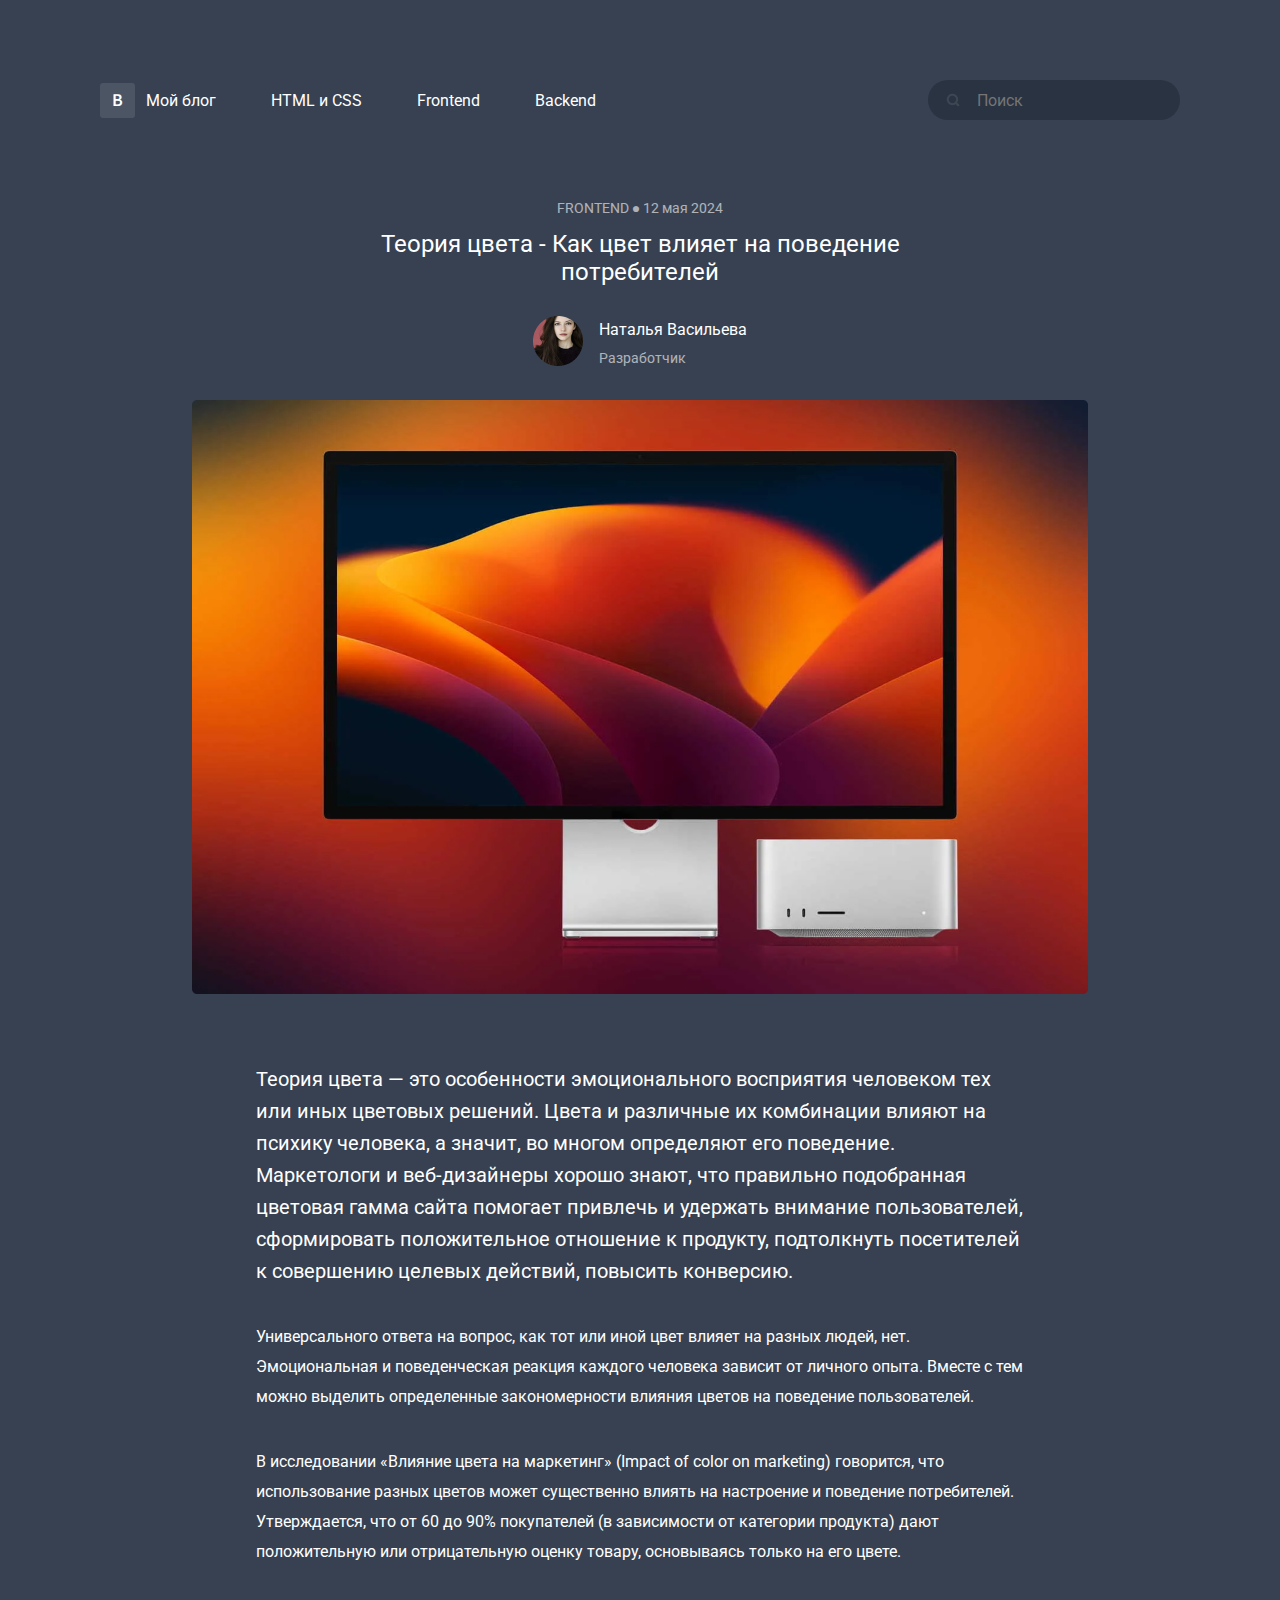
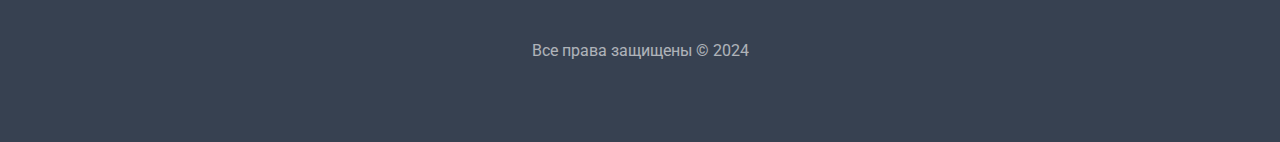
<file: 1-Blog/index.html>
<!DOCTYPE html>
<html lang="en">
  <head>
    <meta charset="UTF-8" />
    <meta name="viewport" content="width=device-width, initial-scale=1.0" />
    <title>Blog</title>
    <link rel="stylesheet" href="./styles/style.css" />
    <link rel="preconnect" href="https://fonts.googleapis.com" />
    <link rel="preconnect" href="https://fonts.gstatic.com" crossorigin />
    <link
      href="https://fonts.googleapis.com/css2?family=Roboto:ital,wght@0,100;0,300;0,400;0,500;0,700;0,900;1,100;1,300;1,400;1,500;1,700;1,900&family=Source+Sans+3:ital,wght@0,200..900;1,200..900&display=swap"
      rel="stylesheet"
    />
  </head>
  <body>
    <header>
      <div class="container">
        <nav class="navBlock">
          <div class="navLeftBlock">
            <div class="navLogo"><p class="navTextLogo">В</p></div>
            <ul>
              <li><a href="#">Мой блог</a></li>
              <li><a href="#">HTML и CSS</a></li>
              <li><a href="#">Frontend</a></li>
              <li><a href="#">Backend</a></li>
            </ul>
          </div>
          <div class="navRightBlock">
            <div class="searchIco">
              <img src="./images/search.png" alt="Лупа">
            </div>
            <input class="inputSearch" type="text" placeholder="Поиск" />
          </div>
        </nav>
      </div>
    </header>
    <main>
      <div class="container">
        <section>
          <p class="directionDate">FRONTEND &#x25CF; 12 мая 2024</p>
          <h1>Теория цвета - Как цвет влияет на поведение<br />потребителей</h1>
          <div class="profileDeveloper">
            <div>
              <img src="./images/Ellipse 1.png" alt="Фото разработчика" />
            </div>
            <div>
              <p class="nameDeveloper">Наталья Васильева</p>
              <p class="profession">Разработчик</p>
            </div>
          </div>
          <div class="imgBlock">
            <img src="./images/Rectangle 181.png" alt="Монитор с заставкой" />
          </div>
          <article>
            <p class="heroText">
              Теория цвета — это особенности эмоционального восприятия человеком
              тех или иных цветовых решений. Цвета и различные их комбинации
              влияют на психику человека, а значит, во многом определяют его
              поведение. Маркетологи и веб-дизайнеры хорошо знают, что правильно
              подобранная цветовая гамма сайта помогает привлечь и удержать
              внимание пользователей, сформировать положительное отношение к
              продукту, подтолкнуть посетителей к совершению целевых действий,
              повысить конверсию.
            </p>
            <p class="textBlock">
              Универсального ответа на вопрос, как тот или иной цвет влияет на
              разных людей, нет. Эмоциональная и поведенческая реакция каждого
              человека зависит от личного опыта. Вместе с тем можно выделить
              определенные закономерности влияния цветов на поведение
              пользователей.
            </p>
            <p class="textBlock">
              В исследовании «Влияние цвета на маркетинг» (Impact of color on
              marketing) говорится, что использование разных цветов может
              существенно влиять на настроение и поведение потребителей.
              Утверждается, что от 60 до 90% покупателей (в зависимости от
              категории продукта) дают положительную или отрицательную оценку
              товару, основываясь только на его цвете.
            </p>
          </article>
        </section>
      </div>
    </main>
    <footer>
      <div class="container">
        <section>
          <p class="copyright">Все права защищены &copy; 2024</p>
        </section>
      </div>
    </footer>
  </body>
</html>
</file>
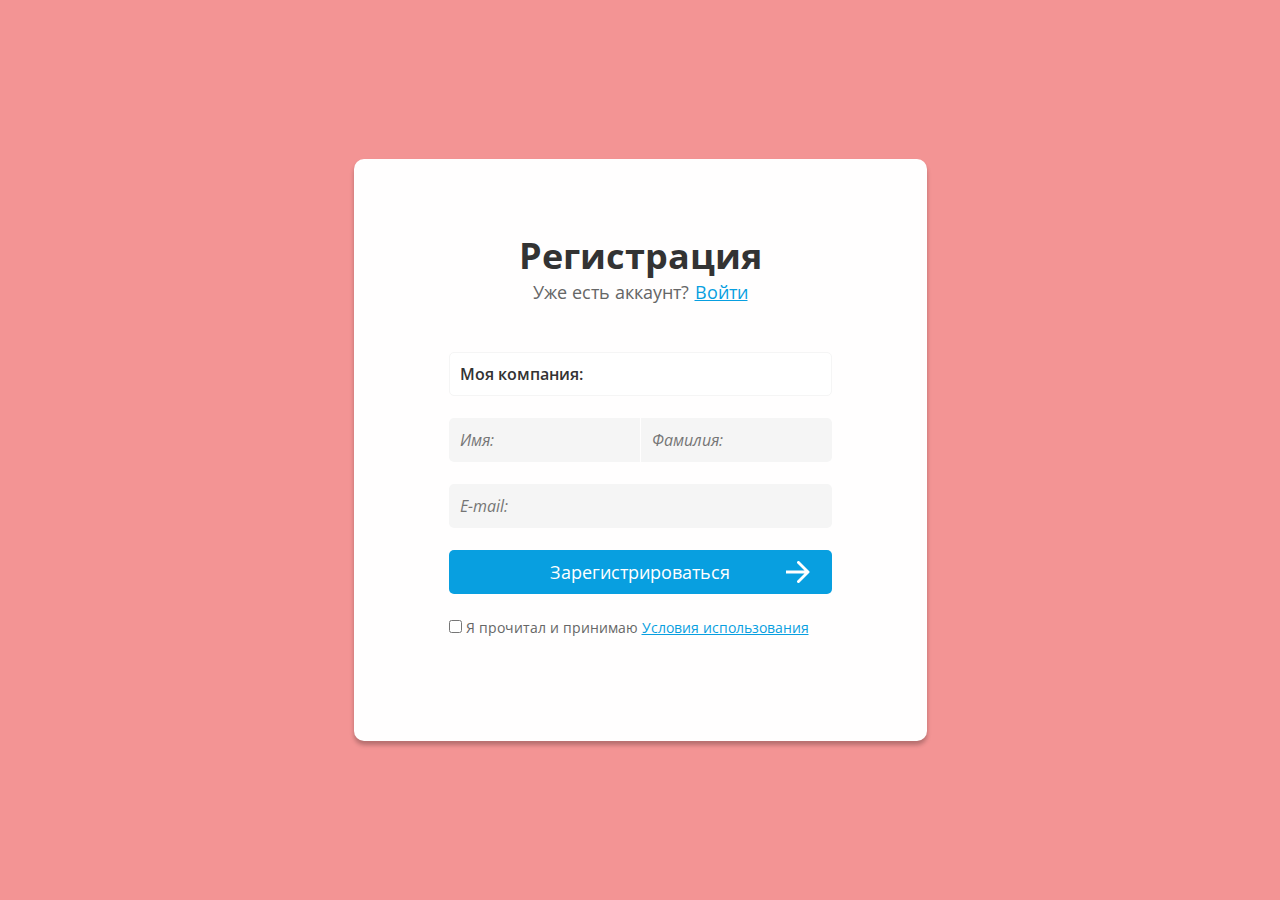
<file: 2-Form/index.html>
<!DOCTYPE html>
<html lang="en">
  <head>
    <meta charset="UTF-8" />
    <meta name="viewport" content="width=device-width, initial-scale=1.0" />
    <title>Form</title>
    <link rel="stylesheet" href="./styles/style.css" />
    <link rel="preconnect" href="https://fonts.googleapis.com" />
    <link rel="preconnect" href="https://fonts.gstatic.com" crossorigin />
    <link
      href="https://fonts.googleapis.com/css2?family=Open+Sans:ital,wght@0,300..800;1,300..800&family=Roboto:ital,wght@0,100;0,300;0,400;0,500;0,700;0,900;1,100;1,300;1,400;1,500;1,700;1,900&display=swap"
      rel="stylesheet"
    />
  </head>
  <body>
    <main>
      <div class="form-container">
        <div class="h1-item">
          <h1>Регистрация</h1>
        </div>
        <div class="question-item">
          <p>Уже есть аккаунт?</p>
          <a href="#">Войти</a>
        </div>
        <!-- <div class="inputs-item"> -->
        <form action="#" method="post" class="inputs-item">
          <div class="item">
            <label for="my-company" class="label-my-company"
              >Моя компания:</label
            >
            <input
              type="text"
              name="my-company"
              id="my-company"
              placeholder=""
              required
            />
          </div>
          <div class="item">
            <div>
              <input
                type="text"
                name="first-name"
                id="first-name"
                placeholder="Имя:"
                required
              />
            </div>
            <div>
              <input
                type="text"
                name="last-name"
                id="last-name"
                placeholder="Фамилия:"
                required
              />
            </div>
          </div>
          <div class="item">
            <input
              type="email"
              name="email"
              id="email"
              placeholder="E-mail:"
              required
            />
          </div>
          <div class="item">
            <div class="image-arrow">
              <img src="../2-Form/images/Arrow 1.png" alt="Стралка вправо" />
            </div>
            <button>Зарегистрироваться</button>
          </div>
          <div class="item item-checkbox">
            <div>
              <input type="checkbox" name="agree" id="agree" required />
            </div>
            <div>
              <label for="agree" class="im-agree">Я прочитал и принимаю</label>
            </div>
            <div>
              <a href="#">Условия использования</a>
            </div>
          </div>
        </form>
      </div>
    </main>
  </body>
</html>
</file>
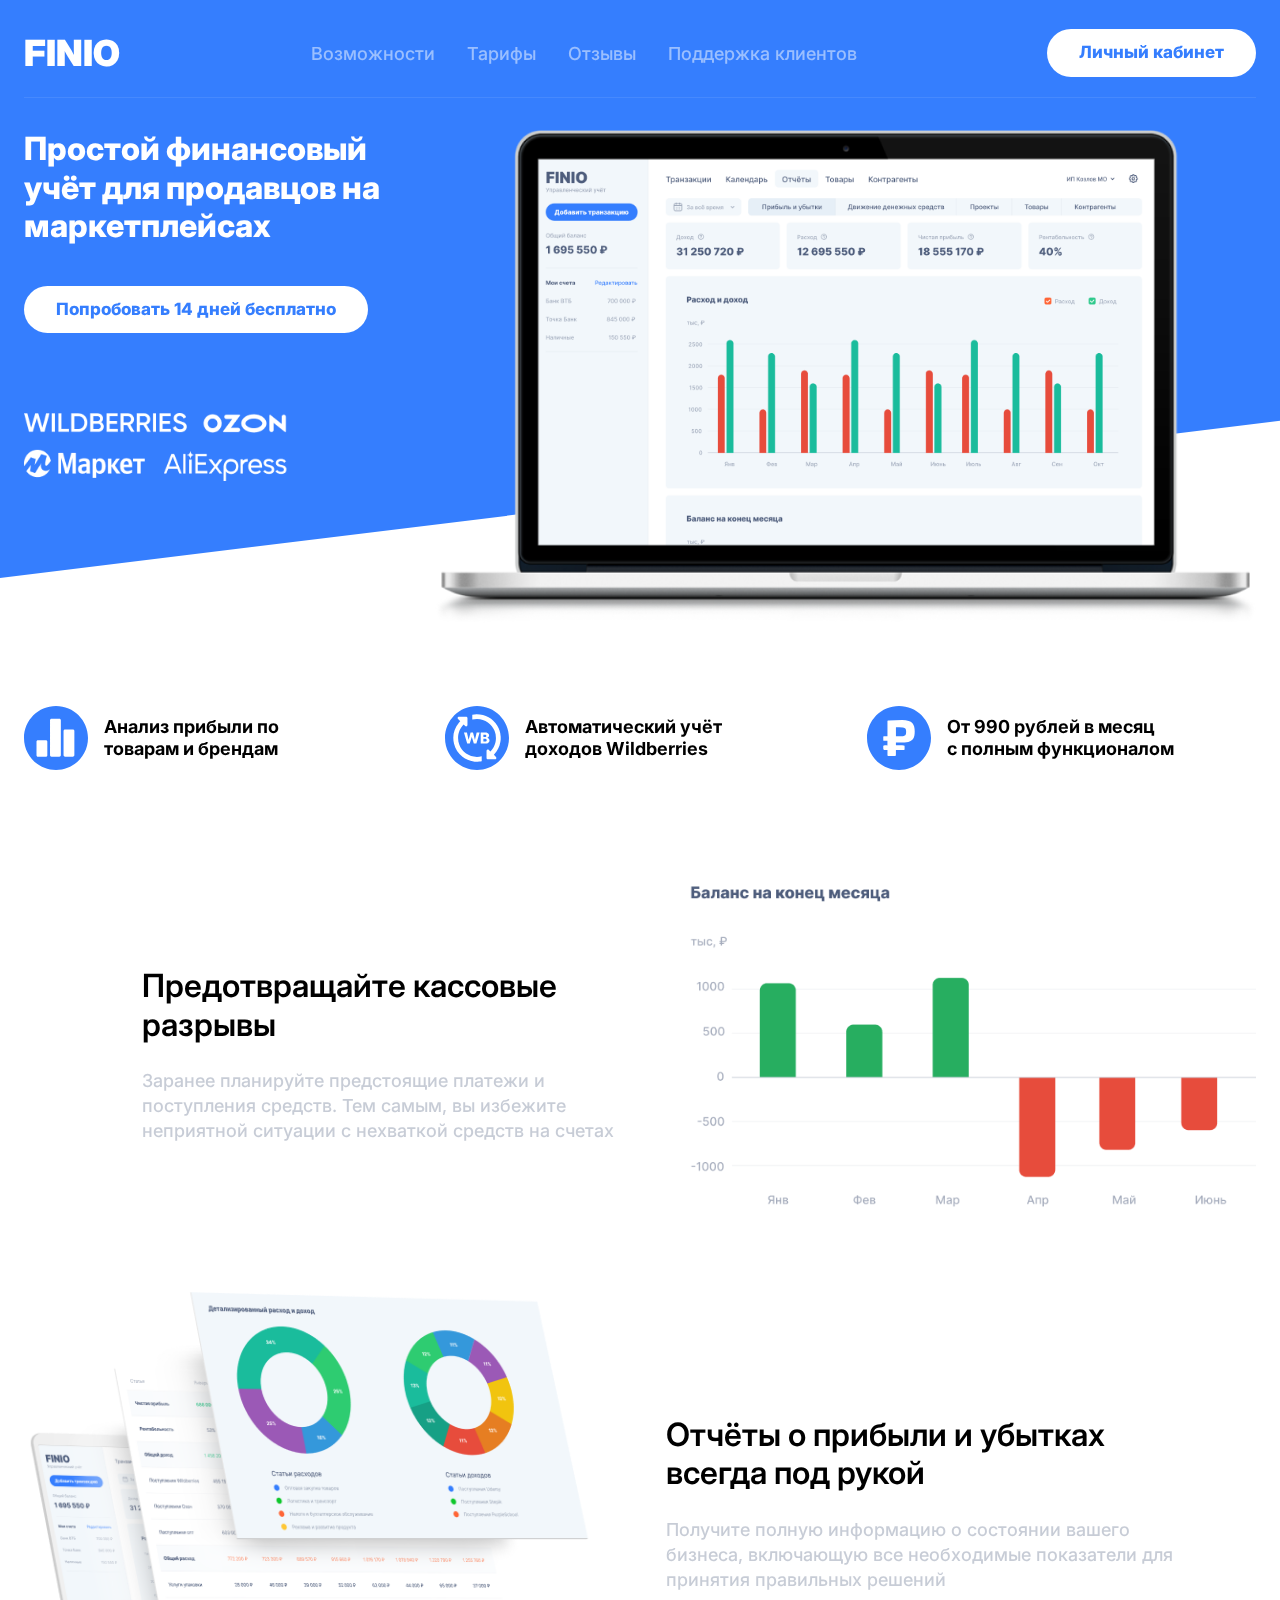
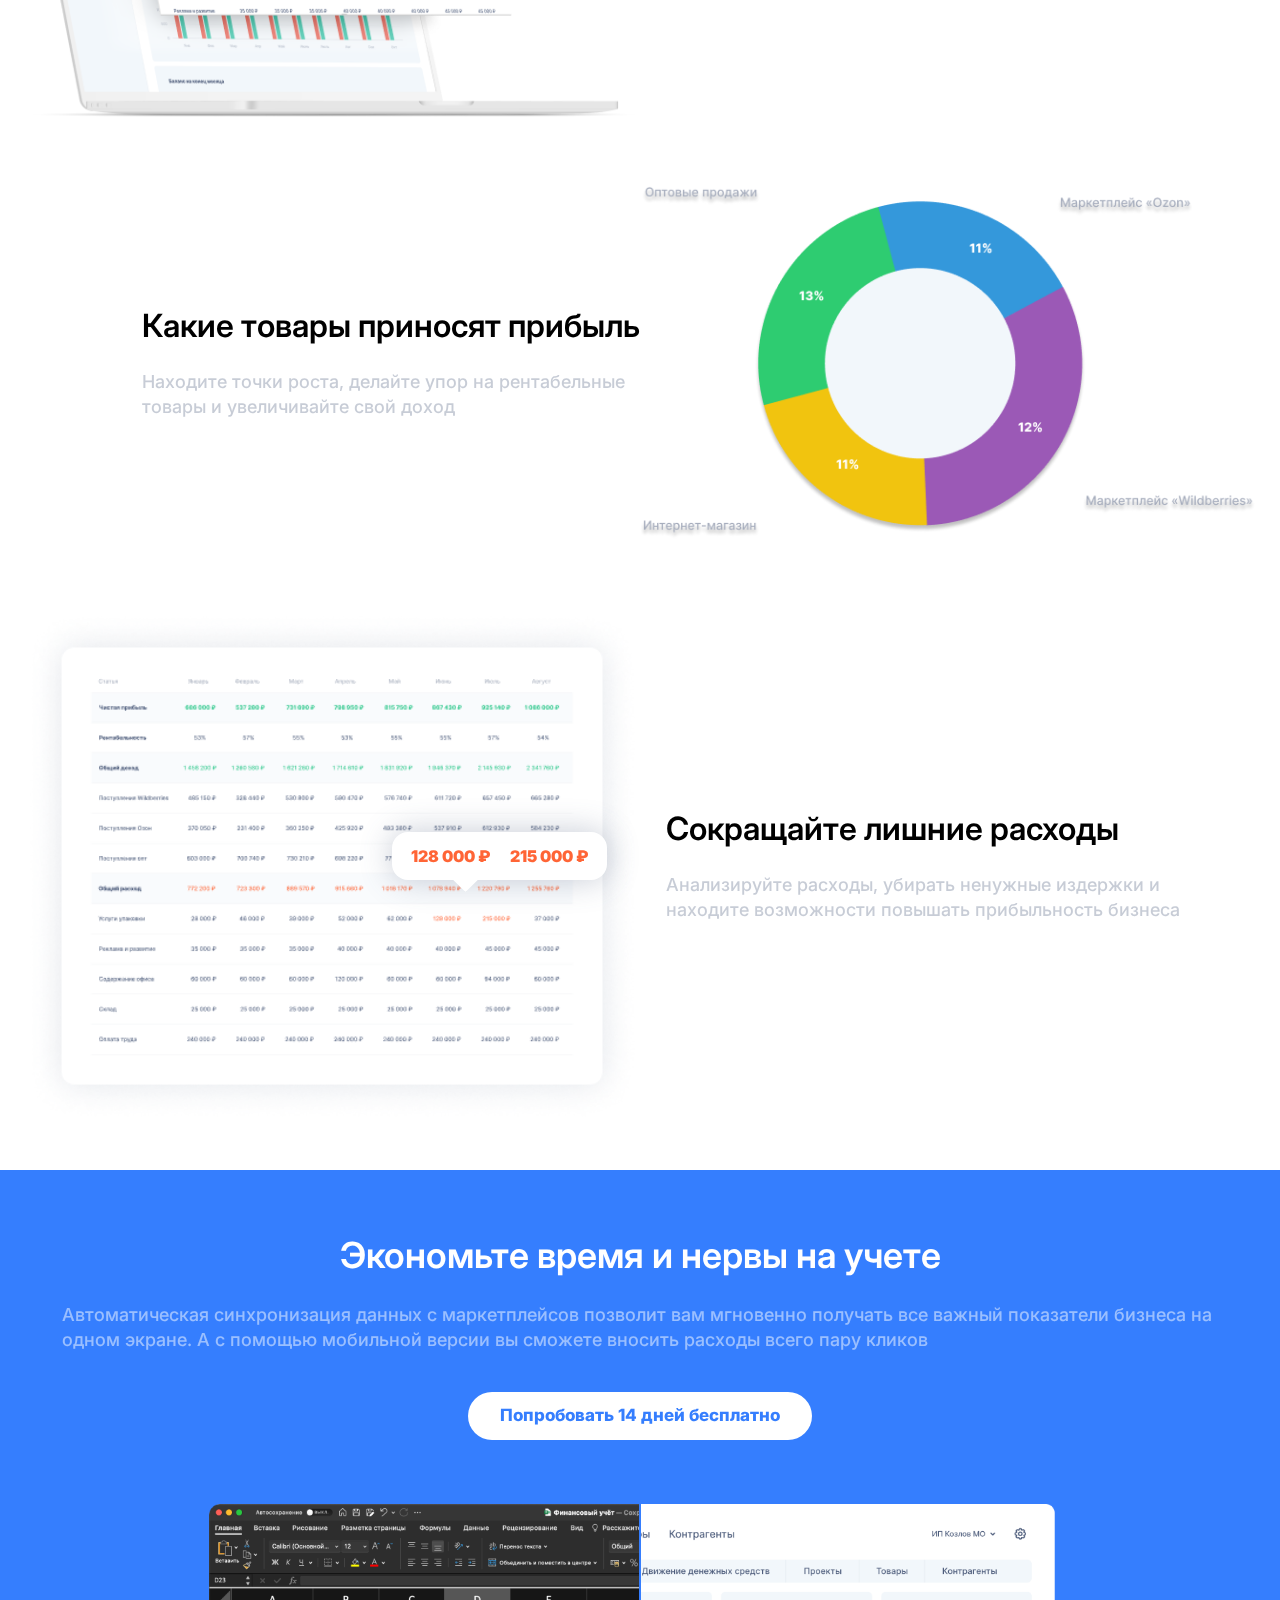
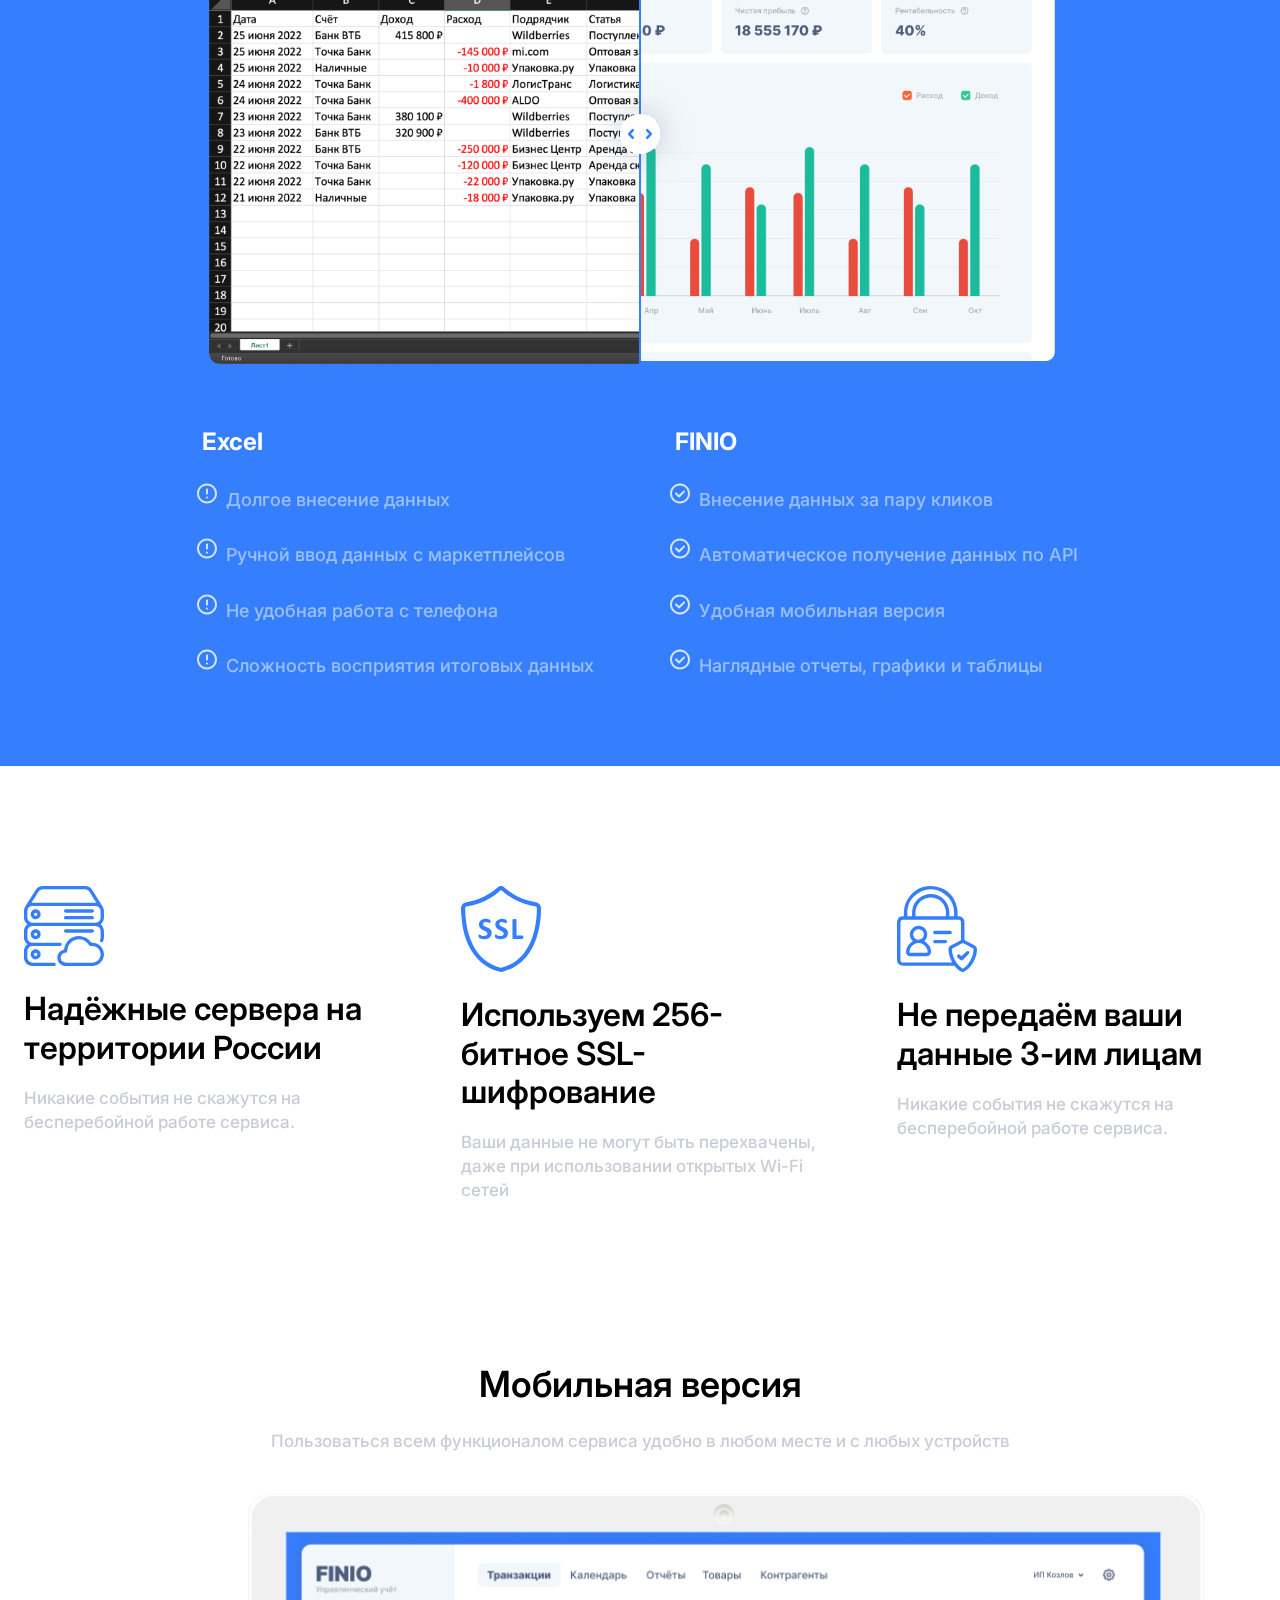
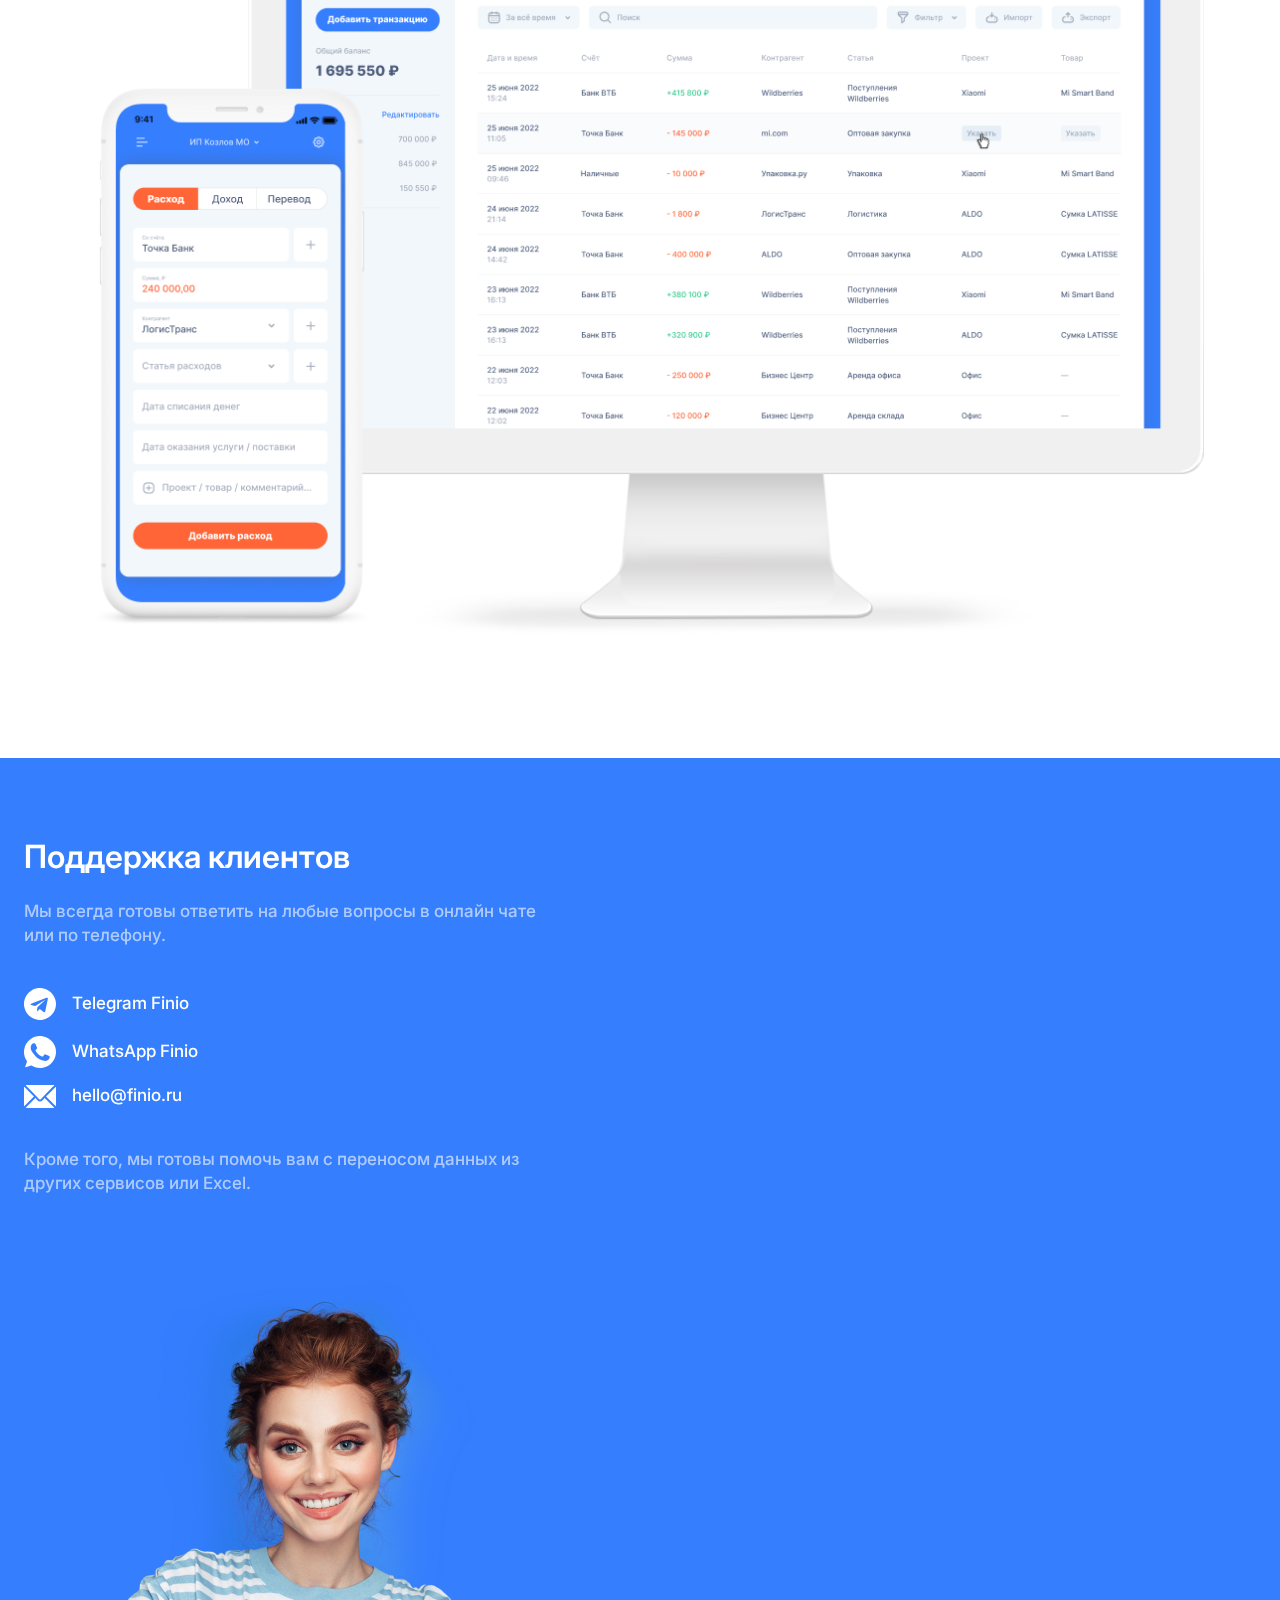
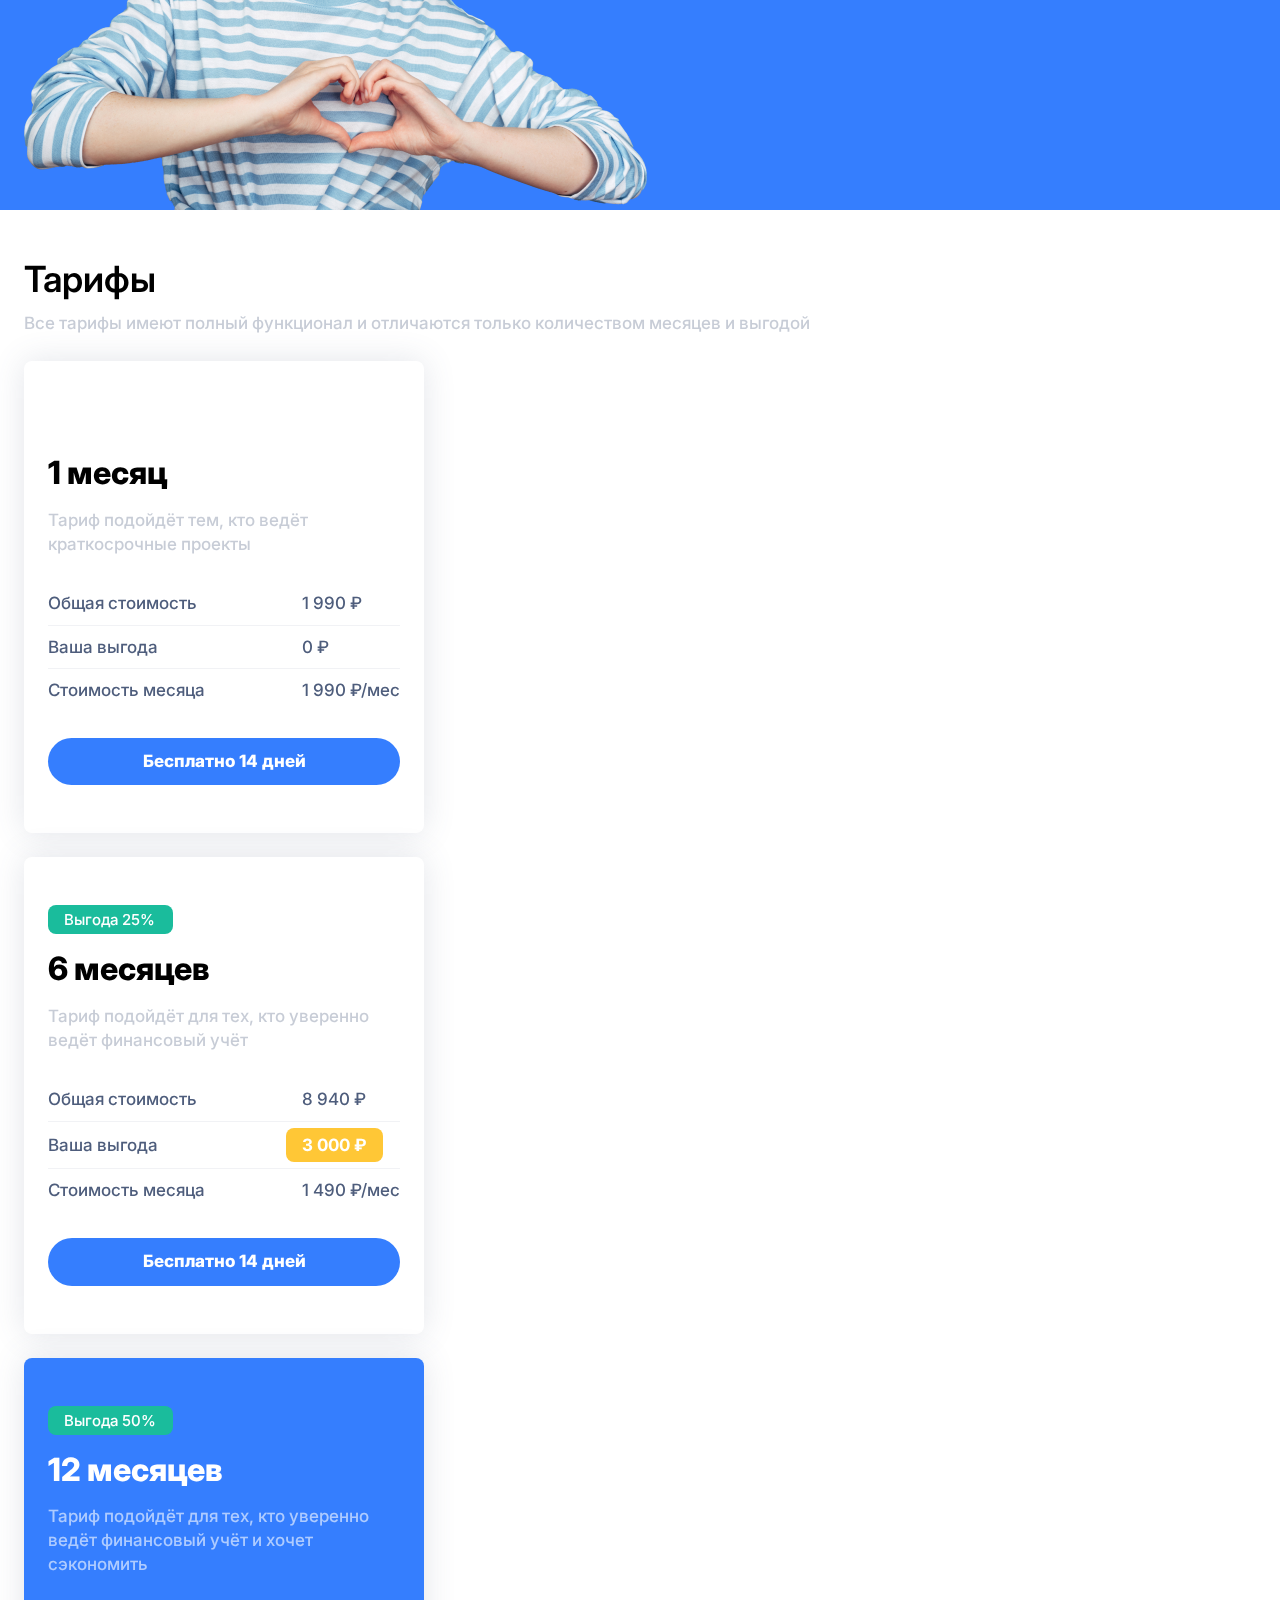
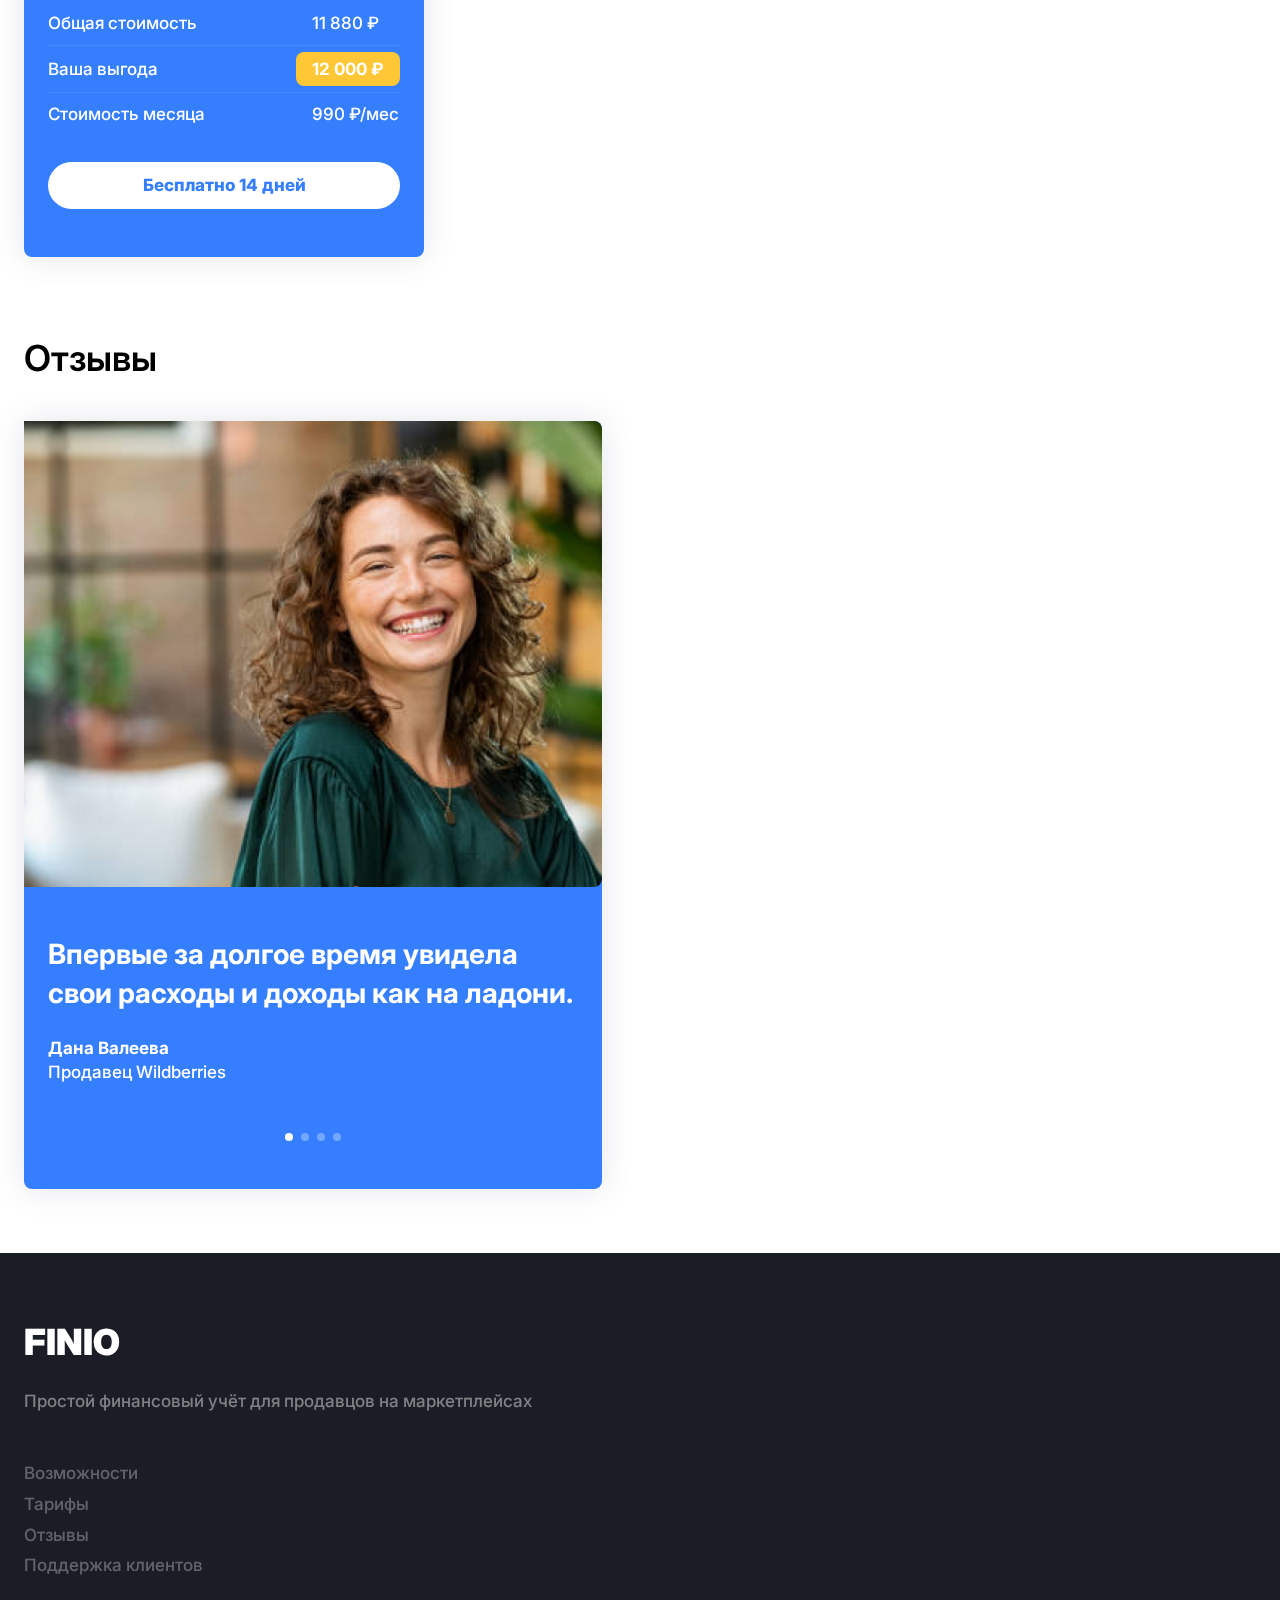
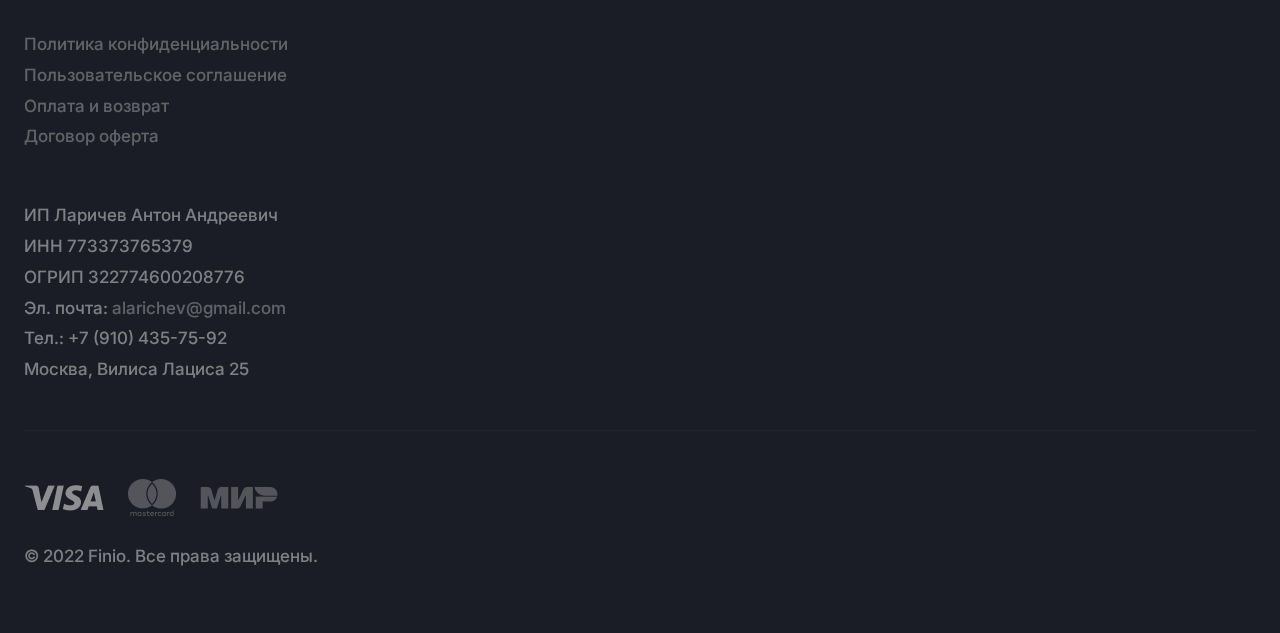
<file: 4-Finio/index.html>
<!DOCTYPE html>
<html lang="ru">
  <head>
    <meta charset="UTF-8" />
    <meta name="viewport" content="width=device-width, initial-scale=1.0" />
    <title>Finio</title>
    <link rel="preconnect" href="https://fonts.googleapis.com" />
    <link rel="preconnect" href="https://fonts.gstatic.com" crossorigin />
    <link
      href="https://fonts.googleapis.com/css2?family=Inter:ital,opsz,wght@0,14..32,100..900;1,14..32,100..900&display=swap"
      rel="stylesheet"
    />
    <link rel="stylesheet" href="./styles/global.css" />
    <link rel="stylesheet" href="./styles/page.css" />
    <link rel="stylesheet" href="./styles/components.css" />
    <link rel="stylesheet" href="./styles/header.css" />
    <link rel="stylesheet" href="./styles/hero.css" />
    <link rel="stylesheet" href="./styles/presentation.css" />
    <link rel="stylesheet" href="./styles/slider.css" />
    <link rel="stylesheet" href="./styles/security.css" />
    <link rel="stylesheet" href="./styles/mobile.css" />
    <link rel="stylesheet" href="./styles/support.css" />
    <link rel="stylesheet" href="./styles/tariff.css" />
    <link rel="stylesheet" href="./styles/reviews.css" />
    <link rel="stylesheet" href="./styles/footer.css" />
  </head>
  <body>
    <header class="header">
      <div class="container">
        <div class="header__wrapper">
          <a class="logo header__logo" href="#">FINIO</a>
          <nav>
            <ul class="menu">
              <li class="menu__item"><a href="#">Возможности</a></li>
              <li class="menu__item"><a href="#">Тарифы</a></li>
              <li class="menu__item"><a href="#">Отзывы</a></li>
              <li class="menu__item"><a href="#">Поддержка клиентов</a></li>
            </ul>
          </nav>
          <button class="button button_light header__button">
            Личный кабинет
          </button>
          <button
            class="header__button-menu-mobile"
            aria-expanded="false"
            aria-haspopup="true"
          >
            <img src="./images/menu-icon.svg" alt="Кнопка мобильное меню" />
          </button>
        </div>
        <div class="hr hr_light-16 header__hr"></div>
      </div>
    </header>
    <section class="section hero">
      <div class="hero__substrite"></div>
      <div class="container">
        <div class="hero__main-block">
          <div class="hero__left">
            <h1 class="title-h1">
              Простой финансовый учёт для продавцов на маркетплейсах
            </h1>
            <button class="button button_light hero__button">
              Попробовать 14 дней бесплатно
            </button>
            <div class="hero__logo-marketplaces">
              <img
                src="./images/logo-marketplaces.png"
                alt="Лого маркетплейсов Wildberries Ozon Market AliExpress"
              />
            </div>
          </div>
          <div class="hero__right">
            <img src="./images/hero-notebook.png" alt="Изображение ноутбука" />
          </div>
        </div>
        <div class="hero__bottom-block">
          <div class="service-function">
            <div class="hero__icon">
              <img src="./images/income-icon.svg" alt="Иконка анализ прибыли" />
            </div>
            Анализ прибыли по <br />товарам и брендам
          </div>
          <div class="service-function">
            <div class="hero__icon">
              <img src="./images/accounting-icon.svg" alt="Иконка учета" />
            </div>
            Автоматический учёт <br />доходов Wildberries
          </div>
          <div class="service-function">
            <div class="hero__icon">
              <img src="./images/price-icon.svg" alt="Иконка доходность" />
            </div>
            От 990 рублей в месяц <br />с полным функционалом
          </div>
        </div>
      </div>
    </section>
    <section class="section presentation">
      <div class="container">
        <div class="presentation__wrapper">
          <div class="presentation__content">
            <div class="presentation__content-wrapper">
              <h3 class="title-h3 title-h3_mb24 presentation__h3">
                Предотвращайте кассовые разрывы
              </h3>
              <p class="subtitle subtitle_18 presentation__subtitle">
                Заранее планируйте предстоящие платежи и поступления средств.
                Тем самым, вы избежите неприятной ситуации с нехваткой средств
                на счетах
              </p>
            </div>
          </div>
          <div class="presentation__image presentation__image_ml-24">
            <img
              src="./images/balance-sheet.png"
              alt="График балансовый отчет"
            />
          </div>
        </div>
      </div>
    </section>
    <section class="section presentation">
      <div class="container">
        <div class="presentation__wrapper presentation__wrapper_reverse">
          <div class="presentation__content">
            <div
              class="presentation__content-wrapper presentation__content-wrapper_reverse"
            >
              <h3 class="title-h3 title-h3_mb24 presentation__h3">
                Отчёты о прибыли и убытках всегда под рукой
              </h3>
              <p class="subtitle subtitle_18 presentation__subtitle">
                Получите полную информацию о состоянии вашего бизнеса,
                включающую все необходимые показатели для принятия правильных
                решений
              </p>
            </div>
          </div>
          <div class="presentation__image">
            <img
              src="./images/income-sheet.png"
              alt="График отчета о прибылях и убытках"
            />
          </div>
        </div>
      </div>
    </section>
    <section class="section presentation">
      <div class="container">
        <div class="presentation__wrapper">
          <div class="presentation__content">
            <div class="presentation__content-wrapper">
              <h3 class="title-h3 title-h3_mb24 presentation__h3">
                Какие товары приносят прибыль
              </h3>
              <p class="subtitle subtitle_18 presentation__subtitle">
                Находите точки роста, делайте упор на рентабельные товары и
                увеличивайте свой доход
              </p>
            </div>
          </div>
          <div class="presentation__image">
            <img
              src="./images/profit-goods.png"
              alt="Диаграмма товаров с прибылью"
            />
          </div>
        </div>
      </div>
    </section>
    <section class="section presentation">
      <div class="container">
        <div class="presentation__wrapper presentation__wrapper_reverse">
          <div class="presentation__content">
            <div
              class="presentation__content-wrapper presentation__content-wrapper_reverse"
            >
              <h3 class="title-h3 title-h3_mb24 presentation__h3">
                Сокращайте лишние расходы
              </h3>
              <p class="subtitle subtitle_18 presentation__subtitle">
                Анализируйте расходы, убирать ненужные издержки и находите
                возможности повышать прибыльность бизнеса
              </p>
            </div>
          </div>
          <div class="presentation__image presentation__image_tooltip relative">
            <img src="./images/expense.png" alt="Таблица расходов" />
            <div class="tooltip">
              <div class="tooltip__message">128 000 &#8381;</div>
              <div class="tooltip__message">215 000 &#8381;</div>
              <div class="tooltip__triangle"></div>
            </div>
          </div>
        </div>
      </div>
    </section>
    <section class="section section_primary slider">
      <div class="container slider__container">
        <h2 class="title-h2 title-h2_light slider__h3">
          Экономьте время и нервы на учете
        </h2>
        <p class="subtitle subtitle_18 slider__subtitle">
          Автоматическая синхронизация данных с маркетплейсов позволит вам
          мгновенно получать все важный показатели бизнеса на одном экране. А с
          помощью мобильной версии вы сможете вносить расходы всего пару кликов
        </p>
        <button class="button button_light slider__button">
          Попробовать 14 дней бесплатно
        </button>
        <div class="slider__slider">
          <div class="slider__left-img">
            <img
              src="./images/accounting-left.png"
              alt="Изображение программы учета"
            />
          </div>
          <div class="slider__right-img">
            <img
              src="./images/accounting.png"
              alt="Изображение программы учета"
            />
          </div>
          <div class="slider__swipe">
            <img
              src="./images/slider-button.svg"
              alt="Кнопка горизонталный свайп"
            />
          </div>
        </div>
        <div class="slider__advantage">
          <div class="slider__excel">
            <p class="slider__advantage-title">Excel</p>
            <ul class="exclamation-list">
              <li>Долгое внесение данных</li>
              <li>Ручной ввод данных с маркетплейсов</li>
              <li>Не удобная работа с телефона</li>
              <li>Сложность восприятия итоговых данных</li>
            </ul>
          </div>
          <div class="slider__finio">
            <p class="slider__advantage-title">FINIO</p>
            <ul class="check-list">
              <li>Внесение данных за пару кликов</li>
              <li>Автоматическое получение данных по API</li>
              <li>Удобная мобильная версия</li>
              <li>Наглядные отчеты, графики и таблицы</li>
            </ul>
          </div>
        </div>
      </div>
    </section>
    <section class="section security">
      <div class="container">
        <div class="security__wrapper">
          <div class="security__item">
            <div class="security__img">
              <img src="./images/servers-icon.svg" alt="Иконка сервера" />
            </div>
            <div class="title-h6 security__h6">
              Надёжные сервера на территории России
            </div>
            <p class="subtitle security__subtitle">
              Никакие события не скажутся на бесперебойной работе сервиса.
            </p>
          </div>
          <div class="security__item">
            <div class="security__img">
              <img src="./images/ssl-icon.svg" alt="Иконка SSL" />
            </div>
            <div class="title-h6 security__h6">
              Используем 256-битное SSL-шифрование
            </div>
            <p class="subtitle security__subtitle">
              Ваши данные не могут быть перехвачены, даже при использовании
              открытых Wi-Fi сетей
            </p>
          </div>
          <div class="security__item">
            <div class="security__img">
              <img
                src="./images/security-icon.svg"
                alt="Иконка с замком безопасности"
              />
            </div>
            <div class="title-h6 security__h6">
              Не передаём ваши данные 3-им лицам
            </div>
            <p class="subtitle security__subtitle">
              Никакие события не скажутся на бесперебойной работе сервиса.
            </p>
          </div>
        </div>
      </div>
    </section>
    <section class="section mobile">
      <div class="container">
        <div class="mobile__wrapper">
          <h2 class="title-h2 mobile__h2">Мобильная версия</h2>
          <p class="subtitle mobile__subtitle">
            Пользоваться всем функционалом сервиса удобно в любом месте и с
            любых устройств
          </p>
          <div class="mobile__image">
            <img
              src="./images/mobile-version.png"
              alt="Изображение монитора и телефона"
            />
          </div>
        </div>
      </div>
    </section>
    <section class="section support">
      <div class="container">
        <div class="support__wrapper">
          <div class="support__image">
            <img src="./images/wooman.png" alt="Девушка" />
          </div>
          <div class="support__content">
            <div>
              <h3 class="title-h3 title-h3_light support__h3">
                Поддержка клиентов
              </h3>
              <p class="subtitle subtitle_light support__subtitle">
                Мы всегда готовы ответить на любые вопросы в онлайн чате или по
                телефону.
              </p>
            </div>
            <div class="support__socials">
              <div class="social">
                <div class="social__icon">
                  <img src="./images/telegram-icon.svg" alt="Иконка Telegram" />
                </div>
                <p class="subtitle subtitle_light-100">Telegram Finio</p>
              </div>
              <div class="social">
                <div class="social__icon">
                  <img src="./images/whatsapp-icon.svg" alt="Иконка WhatsApp" />
                </div>
                <p class="subtitle subtitle_light-100">WhatsApp Finio</p>
              </div>
              <div class="social">
                <div class="social__icon">
                  <img
                    src="./images/email-icon.svg"
                    alt="Иконка электронной почты"
                  />
                </div>
                <p class="subtitle subtitle_light-100">hello@finio.ru</p>
              </div>
            </div>
            <p class="subtitle subtitle_light support__subtitle">
              Кроме того, мы готовы помочь вам с переносом данных из других
              сервисов или Excel.
            </p>
          </div>
        </div>
      </div>
    </section>
    <section class="section tariff">
      <div class="container">
        <div class="tariff__wrapper">
          <h2 class="title-h2 tariff__title">Тарифы</h2>
          <p class="subtitle subtitle_mb tariff__subtitle">
            Все тарифы имеют полный функционал и отличаются только количеством
            месяцев и выгодой
          </p>
          <div class="tariff__cards">
            <div class="card tariff__card">
              <div class="discount discount_none tariff__discount">Выгода 0%</div>
              <h3 class="title-h4 tariff__title">1 месяц</h3>
              <p class="subtitle tariff__subtitle">
                Тариф подойдёт тем, кто ведёт краткосрочные проекты
              </p>
              <p class="condition tariff__total-title">Общая стоимость</p>
              <p class="condition tariff__total-value">1 990 &#8381;</p>
              <hr class="hr tariff__hr1" />
              <p class="condition tariff__benefit-title">Ваша выгода</p>
              <p class="condition tariff__benefit-value">0 &#8381;</p>
              <hr class="hr tariff__hr2" />
              <p class="condition tariff__month-title">Стоимость месяца</p>
              <p class="condition tariff__month-value">1 990 &#8381;/мес</p>
              <button class="button tariff__button">Бесплатно 14 дней</button>
            </div>
            <div class="card tariff__card">
              <div class="discount tariff__discount">Выгода 25%</div>
              <h3 class="title-h4 tariff__title">6 месяцев</h3>
              <p class="subtitle tariff__subtitle">
                Тариф подойдёт для тех, кто уверенно ведёт финансовый учёт
              </p>
              <p class="condition tariff__total-title">Общая стоимость</p>
              <p class="condition tariff__total-value">8 940 &#8381;</p>
              <hr class="hr tariff__hr1" />
              <p class="condition tariff__benefit-title">Ваша выгода</p>
              <div class="tariff__benefit-value tariff__benefit-value_m0">
                <p class="condition condition_benefit">3 000 &#8381;</p>
              </div>
              <hr class="hr tariff__hr2" />
              <p class="condition tariff__month-title">Стоимость месяца</p>
              <p class="condition tariff__month-value">1 490 &#8381;/мес</p>
              <button class="button tariff__button">Бесплатно 14 дней</button>
            </div>
            <div class="card card_primary tariff__card">
              <div class="discount tariff__discount">Выгода 50%</div>
              <h3 class="title-h4 title-h4_light tariff__title">12 месяцев</h3>
              <p class="subtitle subtitle_light subtitle_start tariff__subtitle">
                Тариф подойдёт для тех, кто уверенно ведёт финансовый учёт и хочет
                сэкономить
              </p>
              <p class="condition condition_light tariff__total-title">
                Общая стоимость
              </p>
              <p class="condition condition_light tariff__total-value">
                11 880 &#8381;
              </p>
              <hr class="hr hr_light-16 tariff__hr1" />
              <p class="condition condition_light tariff__benefit-title">
                Ваша выгода
              </p>
              <div class="tariff__benefit-value tariff__benefit-value_m0">
                <p class="condition condition_benefit">12 000 &#8381;</p>
              </div>
              <hr class="hr hr_light-16 tariff__hr2" />
              <p class="condition condition_light tariff__month-title">
                Стоимость месяца
              </p>
              <p class="condition condition_light tariff__month-value">
                990 &#8381;/мес
              </p>
              <button class="button button_light tariff__button">
                Бесплатно 14 дней
              </button>
            </div>
          </div>
        </div>
      </div>
    </section>
    <section class="section reviews">      
      <div class="container">
        <div class="reviews__wrapper">          
          <h2 class="title-h2 reviews__title">Отзывы</h2>
          <div class="card card_primary reviews__card relative">
            <button class="chevron reviews__button-left">
              <img src="./images/chevron.svg" alt="Кнопка листать влево" />
            </button>
            <div class="rewies__card-content">
              <h5 class="title-h5 reviews__h5">
                Впервые за долгое время увидела свои расходы и доходы как на
                ладони.
              </h5>
              <p class="reviews__name">Дана Валеева</p>
              <p class="rewiews__work-position">Продавец Wildberries</p>
              <div class="pagination reviews__pagination">
                <div class="pagination__item pagination__item_active"></div>
                <div class="pagination__item"></div>
                <div class="pagination__item"></div>
                <div class="pagination__item"></div>
              </div>
            </div>
            <div class="reviews__card-image">
              <img src="./images/reviews.png" alt="Девушка улыбается" />
            </div>
            <button class="chevron reviews__button-right">
              <img src="./images/chevron.svg" alt="Кнопка листать вправо" />
            </button>
          </div>
        </div>
      </div>
    </section>
    <footer class="footer">      
      <!-- TOOO -->
      <div class="container">
        <div class="footer__wrapper">
          <div class="footer__main">
            <div class="footer__item">
              <a class="logo footer__logo" href="#">FINIO</a>
              <p class="footer__p">
                Простой финансовый учёт для продавцов на маркетплейсах
              </p>
            </div>
            <div class="footer__item">
              <ul class="footer__list">
                <li><a href="#" class="footer__link">Возможности</a></li>
                <li><a href="#" class="footer__link">Тарифы</a></li>
                <li><a href="#" class="footer__link">Отзывы</a></li>
                <li><a href="#" class="footer__link">Поддержка клиентов</a></li>
              </ul>
            </div>
            <div class="footer__item">
              <ul class="footer__list">
                <li>
                  <a href="#" class="footer__link">Политика конфиденциальности</a>
                </li>
                <li>
                  <a href="#" class="footer__link">Пользовательское соглашение</a>
                </li>
                <li><a href="#" class="footer__link">Оплата и возврат</a></li>
                <li><a href="#" class="footer__link">Договор оферта</a></li>
              </ul>
            </div>
            <div class="footer__item">
              <p class="footer__p">ИП Ларичев Антон Андреевич</p>
              <p class="footer__p">ИНН 773373765379</p>
              <p class="footer__p">ОГРИП 322774600208776</p>
              <p class="footer__p">
                Эл. почта:
                <a href="mailto:alarichev@gmail.com" class="footer__link"
                  >alarichev@gmail.com</a
                >
              </p>
              <p class="footer__p">Тел.: +7 (910) 435-75-92</p>
              <p class="footer__p">Москва, Вилиса Лациса 25</p>
            </div>
          </div>
          <div class="footer__bottom">
            <div class="copyright">© 2022 Finio. Все права защищены.</div>
            <div class="payment">
              <img src="./images/visa.png" alt="Visa" />
              <img src="./images/mastercard.png" alt="Mastercard" />
              <img src="./images/mir.png" alt="МИР" />
            </div>
          </div>
        </div>
      </div>
    </footer>
  </body>
</html>
</file>
<file: 1-Blog/styles/style.css>
* {
  font-family: "Roboto", sans-serif;
  font-weight: 400;
  font-style: normal;
}

body {
  background-color: #374151;
  margin: 0;
}

h1 {
  font-weight: 400;
  font-size: 24px;
  line-height: 28px;
  color: #ffffff;
  margin: 0 0 30px 0;
  text-align: center;
}

header {
  display: flex;
  padding: 80px 0;
}

nav {
  display: flex;
  justify-content: space-between;
}

nav ul {
  display: flex;
  list-style: none;
  margin: 0;
  padding: 0;
  gap: 55px;
}

p {
  margin: 0;
}

img:not(.profileDeveloper img) {
  margin: 0 0 69px 0;
}

main {
  margin: 0 0 70px 0;
}

footer {
  margin: 0 0 77px 0;
}

.container {
  margin: 0 auto;
}

@media screen and (min-width: 1095px) {
  .container {
    width: 1080px;
  }
}

@media screen and (max-width: 1095px) {
  .container {
    min-width: 800px;
  }
}

.navBlock a {
  font-weight: 400;
  font-size: 16px;
  line-height: 18px;
  text-decoration: none;
  color: #ffffff;
}

.navLeftBlock {
  display: flex;
  align-items: center;
  gap: 11px;
}

.navLogo {
  display: flex;
  width: 35px;
  height: 35px;
  background-color: #4b5563;
  border-radius: 3px;
  justify-content: center;
  align-items: center;
}

.navTextLogo {
  font-family: "Source Sans 3", sans-serif;
  font-weight: 600;
  font-size: 18px;
  color: #ffffff;  
}

.inputSearch {
  font-size: 16px;
  line-height: 18px;
  color: #ffffff;
  background-color: #1f293799;
  height: 22px;
  border-radius: 100px;
  border-width: 0;
  padding: 9px 0 9px 49px;
}

.directionDate {
  font-size: 14px;
  line-height: 16px;
  color: #ffffff;
  opacity: 0.6;
  text-align: center;
  margin: 0 auto 14px auto;

}

.nameDeveloper {
  font-size: 16px;
  line-height: 28px;
  color: #ffffff;
  margin: 0;
}

.profession {
  font-size: 14px;
  line-height: 28px;
  color: #ffffff;
  opacity: 0.6;
  margin: 0;
}

.profileDeveloper {
  display: flex;
  gap: 16px;
  justify-content: center;
  margin: 0 0 28px 0;
}

.imgBlock {
  display: flex;
  justify-content: center;
}

.heroText {
  font-size: 20px;
  line-height: 32px;
  color: #ffffff;
  margin: 0 156px 35px;
}

.textBlock {
  font-size: 16px;
  line-height: 30px;
  color: #ffffff;
  margin: 0 156px 35px;
}

.copyright {
  font-size: 16px;
  line-height: 28px;
  color: #ffffff;
  opacity: 0.6;
  text-align: center;
}

.navRightBlock {
  position: relative;
}

.searchIco {
  position: absolute;
  margin-left: 18px;
  margin-top: calc((40px - 14px) / 2);
}
</file>
<file: 2-Form/styles/style.css>
* {
  font-family: 'Open Sans', sans-serif;
  box-sizing: border-box;
  padding: 0;
  margin: 0;
}

body {
  background-color: #f39494;
}

main {
  display: flex;
  justify-content: center;
  align-items: center;
  height: 100vh;
}

h1 {
  font-size: 36px;
  font-weight: 700;
  line-height: 49px;
  color: #333333;
  margin: 0;
}

h2 {
  font-size: 16px;
  font-weight: 600;
  line-height: 21px;
  color: #333333;
}

p {
  font-weight: 400;
  font-size: 18px;
  line-height: 25px;
  color: #666666;
  margin: 0;
}

a {
  font-weight: 400;
  font-size: 18px;
  line-height: 25px;
  color: #089fe0;
}

form {
  display: flex;
  width: 100%;
  flex-direction: column;
  justify-content: start;
  align-items: center;
  flex: 1;
  gap: 22px;
}

form a {
  font-size: 14px;
  line-height: 19px;
}

button {
  font-weight: 400;
  font-size: 18px;
  line-height: 25px;
  color: #ffffff;
  background-color: #089fe0;  
  width: 100%;
  border: 0;
  border-radius: 5px;
  height: 44px;
}

.form-container {
  display: flex;
  flex-basis: 573px;
  height: 582px;
  background-color: #fffefe;
  border-radius: 10px;
  flex-direction: column;
  align-items: center;
  box-shadow: 0px 4px 4px rgba(0, 0, 0, 0.25);
  padding: 72px 95px 91px;
}

.h1-item {
  height: 54px;
}

.question-item {
  display: flex;
  justify-content: center;
  gap: 6px;
  height: 26px;
  margin-bottom: 47px;
}

.im-agree {
  font-weight: 400;
  font-size: 14px;
  line-height: 19px;
  color: #666666;
}

.item {
  display: flex;
  position: relative;
  height: 44px;
  width: 100%;
  gap: 1px;
}

.label-my-company {
  position: absolute;
  font-size: 16px;
  font-weight: 600;
  line-height: 21px;
  color: #333333;
  top: calc((100% - 21px) / 2);
  left: 11px;
}

.image-arrow {
  position: absolute;
  right: 22px;
  top: calc((44px - 24px) / 2)
}

.item-checkbox {
  gap: 4px;
  align-items: baseline;
}

#my-company {
  flex: 1;
  height: 44px;
  font-size: 16px;
  font-style: italic;
  font-weight: 400;
  line-height: 21px;
  color: #999999;
  border-radius: 5px;
  border: 1px solid #F5F5F5;
  padding-left: 135px;
  width: 100%;
}

#first-name, #last-name {
  font-size: 16px;
  font-style: italic;
  font-weight: 400;
  line-height: 21px;
  color: #999999;
  height: 100%;
  background-color: #f5f5f5;
  border: 0;
  padding-left: 11px;
  width: 100%;
}

#email {
  font-size: 16px;
  font-style: italic;
  font-weight: 400;
  line-height: 21px;
  color: #999999;
  height: 100%;
  background-color: #f5f5f5;
  border: 0;
  padding-left: 11px;
  width: 100%;
  border-radius: 5px;
}

#first-name {
  border-radius: 5px 0 0 5px;
}

#last-name {
  border-radius: 0 5px 5px 0;
}
</file>
<file: 4-Finio/styles/global.css>
:root {
  --layout-width: 1392px;

  --color-primary: #357efe;
  --color-primary-hover: #3173e6;
  --color-primary-active: #2661c6;
  --color-footer: #1a1d25;
  --color-bg: #ffffff;
  --color-bg-50: #ffffff50;
  --color-bg-primary: #357efe;

  --color-text: #4e5d7c;
  --color-text-dark: #000000;
  --color-text-light: #ffffff;
  --color-text-opacity: #4e5d7c50;
  --color-text-light-opacity: #ffffff99;
  --color-text-light-opacity-50: #ffffff50;
  --color-text-light-opacity-70: #ffffff70;
  --color-text-light-opacity-80: #ffffff80;
  --color-text-h1: #ffffff;
  --color-text-h2: #000000;
  --color-text-light-h2: #ffffff;
  --color-text-h3: #000000;
  --color-text-h4: #000000;
  --color-text-h5: #ffffff;
  --color-text-h6: #000000;
  --color-text-tooltip: #ff6536;

  --color-bg-discount: #1abc9c;

  --color-hr: #4e5d7c14;
  --color-hr-opacity-29: #ffffff29;
  --color-hr-opacity-16: #ffffff16;

  --color-benefit: #ffc736;
  --color-button-light: #ffffff;
  --color-button-light-hover: #eeeeee;
  --color-button-light-active: #dddddd;
  --color-border-light-opacity-16: #ffffff16;
  --color-border-light-opacity-8: #ffffff08;

  --border-8: 8px;
  --border-16: 16px;
  --border-47: 47px;

  --shadow: 0px 0px 32px rgba(78, 93, 124, 0.16);
  --shadow-32: 0px 0px 32px rgba(78, 93, 124, 0.32);
  
}

*,
*::before,
*::after  {
  box-sizing: border-box;
}

* {
  margin: 0;
  padding: 0;
}

ul,
ol {
  list-style: none;
}

img,
svg {
  width: 100%;
  height: auto;
  vertical-align: middle;
  background-repeat: no-repeat;
  background-size: cover;
}

input,
button {
  font: inherit;
}

body,
html {
  scroll-behavior: smooth;
}

html {
  -webkit-font-smoothing: antialiased;
  -moz-osx-font-smoothing: grayscale;
  text-rendering: optimizeLegibility;
}

body {
  background-color: var(--color-bg);
  font-family: "Inter", sans-serif;
  font-style: normal;
  font-weight: 400;
}

a {
  text-decoration: none;
}

.relative {
  position: relative;
}

/* media */
@media (max-width: 1600px) {
  /* Уменьшение размеров изображений */
}

@media (max-width: 1440px) {
  /* Горизонтальные маржины */
}

@media (max-width: 1350px) {
  /* Уменьшение паддингов шрифтов и изображений */
}

@media (max-width: 1090px) {
  /* Уменьшение размеров изображений */
}

@media (max-width: 960px) {
  /* Вертикальное перестроение в одну колонку 
выравнивание по левому краю, скрытие элементов */
}

@media (max-width: 535px) { 
  /* Размер изображений под мобилку
  гэпы и паддинги под мобилку */
}

@media (max-width: 390px) {
/* Косая черта в hero */
}
</file>
<file: 4-Finio/styles/page.css>
/* header */
.header {  
  background-color: var(--color-bg-primary);
  border: none;
  padding: 40px 24px 98px;
}

/* section */
.section {
  background-color: var(--color-bg);
  border: none;
  padding: 0 24px;
}

.section_primary {
  background-color: var(--color-bg-primary);
}

/* footer */
.footer {
  background-color: var(--color-footer);
  border: none;
  padding: 80px 24px 39px;
}

/* media */
@media (max-width: 1350px) {
  .header {
    padding: 28px 24px 32px;
  }

  .footer {
    padding: 64px 24px;
  }
}
</file>
<file: 4-Finio/styles/components.css>
/* container */
.container {
  max-width: var(--layout-width);
  margin: 0 auto;
  width: 100%;
}

/* logo */
.logo {
  font-weight: 900;
  font-size: 36px;
  line-height: 140%;
  text-transform: uppercase;
  color: var(--color-text-light);
}

/* button */
.button {
  display: inline-block;
  padding: 12px 32px;
  border: none;
  border-radius: var(--border-47);
  background-color: var(--color-primary);
  font-weight: 800;
  font-size: 17px;
  line-height: 140%;
  color: var(--color-text-light);
  cursor: pointer;
  white-space: nowrap;
}

.button_light {
  background-color: var(--color-button-light);
  color: var(--color-primary);
}

.button:hover {
  background-color: var(--color-primary-hover);
}

.button_light:hover {
  background-color: var(--color-button-light-hover);
}

.button:active {
  background-color: var(--color-primary-active);
}

.button_light:active {
  background-color: var(--color-button-light-active);
}

/* menu */
.menu {
  display: flex;
  list-style-type: none;
  gap: 32px;
}

.menu__item a {
  font-weight: 500;
  font-size: 18px;
  line-height: 140%;
  color: var(--color-text-light-opacity-80);
}

.menu__item a:hover {
  color: var(--color-text-light);
}

/* title-h1 */
.title-h1 {
  margin: 0 0 40px 0;
  font-weight: 800;
  font-size: 40px;
  line-height: 120%;
  color: var(--color-text-h1);
}

/* title-h2 */
.title-h2 {
  margin: 0 0 24px 0;
  text-align: center;
  font-weight: 600;
  font-size: 48px;
  line-height: 120%;
  color: var(--color-text-h2);
}

.title-h2_light {
  color: var(--color-text-light-h2);
}

/* title-h3 */
.title-h3 {
  margin: 0;
  font-weight: 600;
  font-size: 40px;
  line-height: 120%;
  color: var(--color-text-h3);
}

.title-h3_light {
  color: var(--color-text-light-h2);
}

.title-h3_mb24 {
  margin-bottom: 24px;
}

/* title-h4 */
.title-h4 {
  margin: 0;
  text-align: center;
  font-weight: 800;
  font-size: 32px;
  line-height: 120%;
  color: var(--color-text-h3);
}

.title-h4_light {
  color: var(--color-text-light);
}

/* title-h5 */
.title-h5 {
  margin: 0;
  font-weight: 700;
  font-size: 28px;
  line-height: 140%;  
  color: var(--color-text-h5);
  }
  
/* title-h6 */
.title-h6 {
  font-weight: 600;
  font-size: 32px;
  line-height: 120%;
  color: var(--color-text-h6);
}

/* subtitle */
.subtitle {
  font-weight: 500;
  font-size: 17px;
  line-height: 140%;
  color: var(--color-text-opacity);
}

.subtitle_18 {
  font-size: 18px;
}

.subtitle_light {
  color: var(--color-text-light-opacity);
}

.subtitle_light-100 {
  color: var(--color-text-light);
}

.subtitle_mb {
  margin: 0 0 40px 0;
  text-align: center;
}

/* service-function */
.service-function {
  display: flex;
  gap: 16px;
  align-items: center;
  justify-content: start;
  font-weight: 700;
  font-size: 24px;
  line-height: 120%;
  color: var(--color-text-dark);
  white-space: nowrap;
}

/* tooltip */
.tooltip {
  display: flex;
  gap: 40px;
  position: absolute;
  top: 127px;
  left: 218px;
  padding: 26px 38px;
  background-color: var(--color-bg);
  border-radius: var(--border-16);
  box-shadow: var(--shadow-32);
}

.tooltip__message {
  position: relative;
  font-weight: 900;
  font-size: 32px;
  line-height: 140%;
  color: var(--color-text-tooltip);
  white-space: nowrap;
}

.tooltip__triangle {
  position: absolute;
  bottom: -23px;
  left: 100px;
  width: 94px;
  height: 47px;
  background-color: var(--color-bg);
  box-shadow: var(--shadow-32);
  z-index: 0;
  clip-path: polygon(0 0, 100% 0, 50% 100%, 0 0);
}

/* exclamation-list */
/* check-list */
.check-list, .exclamation-list {
  list-style-type: none;
  font-weight: 500;
  font-size: 18px;
  line-height: 140%;
  color: var(--color-text-light-opacity-80);  
  padding-left: 24px;
}

/* exclamation-list */
.exclamation-list {
  list-style-image: url("../images/exclamation-circle-marker.svg");
  
}

/* check-list */
.check-list {
  list-style-image: url("../images/check-circle-marker.svg");  
}

.check-list li, .exclamation-list li {
  margin-bottom: 24px;
}

/* social */
.social {
  display: flex;
  align-items: center;
  gap: 16px;
}

.social__icon {
  max-width: 32px;
}

/* card */
.card {
  display: grid;
  border: none;
  border-radius: var(--border-8);
  background-color: var(--color-bg);
  box-shadow: var(--shadow);
  padding: 48px 40px;
}

.card_primary {
  background-color: var(--color-primary);
}

/* discount */
.discount {
  max-width: 125px;
  display: inline-block;
  font-weight: 500;
  font-size: 15px;
  line-height: 140%;
  color: var(--color-text-light);
  background-color: var(--color-bg-discount);
  border-radius: var(--border-8);
  padding: 4px 16px;
  overflow: nowrap;
}

.discount_none {
  width: 0;
  height: 29px;
  padding: 0;
}

/* condition */
.condition {
  font-weight: 500;
  font-size: 17px;
  line-height: 120%;
  color: var(--color-text);
  align-self: center;
  white-space: nowrap;
}

.condition_light {
  color: var(--color-text-light);
}

.condition_benefit {
  display: inline-block;
  border-radius: var(--border-8);
  background-color: var(--color-benefit);
  padding: 7px 16px;
  font-weight: 700;
  color: var(--color-text-light);
}

/* hr */
.hr {
  background-color: var(--color-hr);
  width: 100%;
  height: 1px;
  border: none;
}

.hr_light {
  background-color: var(--color-hr-opacity-29);
}

.hr_light-16 {  
  background-color: var(--color-hr-opacity-16);
}

/* pagination */
.pagination {
  display: flex;
  gap: 8px;
}

.pagination__item {
  width: 8px;
  height: 8px;
  border-radius: 50%;
  background-color: var(--color-bg-50);
}

.pagination__item_active {
  background-color: var(--color-bg);
}

/* chevron */
.chevron {
  width: 40px;
  height: 40px;
  border-radius: 50%;
  border: none;
  opacity: 60%;
  box-shadow: var(--shadow-32);
  background-color: var(--color-bg);
  padding: 10px 16px 10px 12px;
  cursor: pointer;
}

.chevron:hover {
  opacity: 100%;  
}

.chevron:active {
  opacity: 100%;  
  width: 42px;
  height: 42px;
  padding: 11px 17px 11px 13px;
}

.chevron img {
  margin: 0;
  padding: 0;
}

/* copyright */
.copyright {
  padding: 0;
  font-weight: 500;
  font-size: 17px;
  line-height: 140%;
  color: var(--color-text-light-opacity-70);
}

.payment {
  display: flex;
  align-items: center;
  justify-content: flex-start;
  gap: 24px;
}

/* media */
@media (max-width: 1600px) {
  .tooltip {
    padding: 13px 19px;
    gap: 20px;
    top: 185px;
    left: 275px;
  }
}

@media (max-width: 1350px) {
  .service-function {
    font-size: 18px;
  }
  .title-h1 {
    font-size: 32px;
  }

  .title-h2 {
    font-size: 36px;
  }

  .title-h3 {
    font-size: 32px;
  }

  .tooltip {
    padding: 13px 19px;
    gap: 20px;
    top: 222px;
    left: 368px;
  }

  .tooltip__message {
    font-size: 16px;
  }

  .tooltip__triangle {
    bottom: -12px;
    left: 50px;
    width: 47px;
    height: 23px;
  }
}

@media (max-width: 1090px) {
  .tooltip {
    top: 170px;
    left: 290px;
  }
}

@media (max-width: 960px) {
  .menu {
    display: none;
  }
}

@media (max-width: 535px) {
  .title-h1 {
    margin: 0 0 32px 0;
  }

  .title-h6 {
    font-size: 24px;
  }

  .tooltip {
    top: 92px;
    left: 150px;
  }
}
</file>
<file: 4-Finio/styles/header.css>
.header__wrapper {  
  display: flex;
  align-items: center;
  justify-content: space-between;
}

.header__hr {
  display: none;
}

.header__button-menu-mobile {
  display: none;
  background: none;
  border: none;
  cursor: pointer;
}

/* media */
@media (max-width: 1350px) {
  .header__wrapper {
    padding-bottom: 19px;
  }

  .header__hr {
    display: block;
  }
}

@media (max-width: 960px) {
  .menu {
    display: none;
  }

  .header__button {
    display: none;
  }

  .header__button-menu-mobile {
    display: block;
  }

  .header__logo {
    font-size: 24px;
  }
  
  .header__container {
    border-bottom: 1px solid var(--color-border-light-opacity-16);
  }
}
</file>
<file: 4-Finio/styles/hero.css>
.hero {
  border: none;
  position: relative;
  z-index: -2;
  padding-bottom: 144px;
}

.hero__substrite {
  position: absolute;
  z-index: -1;
  top: 0;
  left: 0;
  width: 100%;
  height: clamp(420px, 35vw, 560px);
  background-color: var(--color-bg-primary);
  clip-path: polygon(
    0 0,
    100% 0,
    100% calc(100% - 100vw * 0.122784561),
    0 100%
  );
  will-change: transform;
}

.hero__main-block {
  display: flex;
  justify-content: space-between;
  align-items: start;
  padding-bottom: 80px;
}

.hero__left {
  display: flex;
  flex-direction: column;
  justify-content: start;
  align-items: start;
  width: 50%;
}

.hero__bottom-block {
  display: grid;
  width: 100%;
  grid-template-columns: repeat(3, 1fr);
  gap: 64px;
}

.hero__button {
  margin-bottom: 80px;
}

.hero__right {
  margin-right: -102px;
  width: 100%;
  max-width: 965px;
}

.hero__logo-marketplaces {
  max-width: 334px;
  width: 100%;
}

.hero__icon {
  max-width: 64px;
}

/* media */
@media (max-width: 1600px) {
  .hero__right {
    margin-right: 0;
  }
}

@media (max-width: 1350px) {
  .hero {
    padding-bottom: 97px;
  }
  
  .hero__logo-marketplaces {
    width: 264px;
  }

  .hero__bottom-block {
    gap: 32px;
  }
}

@media (max-width: 1090px) {
  .hero__left {
    width: 60%;
  }
  .hero__right {
    width: 90%;
  }
}

@media (max-width: 960px) {
  .hero__right {
    display: none;
  }
  .hero__left {
    width: 100%;
  }

  .hero__bottom-block {
    grid-template-columns: 1fr;
    padding-top: 55px;
  }
}

@media (max-width: 535px) {
  .hero__button {
    margin-bottom: 56px;
    padding: 12px 10px;
    padding: 12px 10px; /* Пришлось уменьшить Padding из-за отображения на старом ноуте */
  }
}

@media (max-width: 390px) {
  .hero__substrite {
    height: clamp(450px, 35vw, 560px);
  }
}
</file>
<file: 4-Finio/styles/presentation.css>
.presentation {
  border: none;
  padding-bottom: 120px;
}

.presentation__wrapper {
  display: flex;
  align-items: center;
}

.presentation__wrapper_reverse {
  flex-direction: row-reverse;
}

.presentation__content-wrapper {
  padding-left: 92px;
}

.presentation__content-wrapper_reverse {
  padding-left: 0;
}

.presentation__content {
  flex: 1;
}

.presentation__image {
  flex: 1;
  width: 100%;
  max-width: calc(var(--layout-width) / 2);
}

.presentation__h3,
.presentation__subtitle {
  padding-left: 26px;
  max-width: 565px;
}

/* media */
@media (max-width: 1350px) {
  .presentation {
    padding-bottom: 48px;
  }
}

@media (max-width: 960px) {
  .presentation__wrapper {
    flex-direction: column-reverse;
    gap: 32px;
    align-items: start;
  }

  .presentation__content-wrapper {
    padding-left: 0;
  }

  .presentation__h3,
  .presentation__subtitle {
    padding-left: 0;
  }
}

@media (max-width: 535px) {
  .presentation__image_tooltip {
    width: 234px;
    height: auto;
    margin-left: -24px;
  }

  .presentation__image_ml-24 {
    width: 360px;
    height: auto;
    margin-left: -24px;
  }
}
</file>
<file: 4-Finio/styles/slider.css>
.slider {
padding: 120px 24px;
}

.slider__container {
  display: flex;
  flex-direction: column;
  align-items: center;
  justify-content: start;
}

.slider__h3 {
  margin-bottom: 24px;
}

.slider__subtitle {
  margin-bottom: 40px;
  color: var(--color-text-light-opacity-80);
  text-align: center;
  max-width: 1156px;
}

.slider__button {
  margin-bottom: 64px;
}

.slider__slider {
  display: grid;
  grid-template-columns: 1fr 1fr;
  grid-template-rows: 1fr;
  gap: 2px;
  position: relative;
  margin-bottom: 64px;
}

.slider__left-img {
  justify-self: end;
  max-width: 598px;
}

.slider__right-img {
  overflow: hidden;
  width: 100%;
  max-width: 1155px;
}

.slider__right-img img {
  transform: translateX(-50%);
  width: 167%;
}

.slider__swipe {
  position: absolute;
  top: calc(50% - 104px / 2);
  left: calc(50% - 104px / 2);
  cursor: pointer;
}

.slider__advantage {
  display: grid;
  grid-template-columns: 1fr 1fr;
  gap: 70px;
}

.slider__advantage-title {
  font-weight: 700;
  font-size: 24px;
  line-height: 120%;
  color: var(--color-text-light);
  margin-bottom: 24px;
}

/* media */
@media (max-width: 1350px) {
  .slider {
    padding: 64px 24px;
  }

  .slider__left-img {
    width: 70%;
  }

  .slider__right-img {
    border-top-right-radius: var(--border-16);
    border-bottom-right-radius: var(--border-16);
    justify-self: start;
    width: 70%;
  }

  .slider__right-img img {
    width: 192%;
  }

  .slider__h3 {
    text-align: start;
  }

  .slider__subtitle {
    text-align: start;
  }
}

@media (max-width: 960px) {
  .slider__advantage {
    grid-template-columns: 1fr;
    gap: 48px;
  }
  .slider__container {
    align-items: start;
  }
}

@media (max-width: 535px) {
  .slider__left-img img {
    width: 100%;
  }

  .slider__subtitle {
    margin-bottom: 32px;
  }

  .slider__button {
    margin-bottom: 48px;
    padding: 12px 10px;
  }

  .slider__slider {
    margin-bottom: 54px;
  }

}
</file>
<file: 4-Finio/styles/security.css>
.security {
  padding: 120px 24px 160px;
}
.security__wrapper {
  display: grid;
  grid-template-columns: repeat(3, 1fr);
  gap: 78px;
}

.security__img {
  margin-bottom: 24px;
  max-width: 80px;
}

.security__h6 {
  margin-bottom: 20px;
}

/* media */
@media (max-width: 960px) {
  .security__wrapper {
    grid-template-columns: 1fr;
  }
}

@media (max-width: 535px) {
  .security__h6 {
    margin-bottom: 24px;
  }

  .security__wrapper {
    gap: 32px;
  }

  .security {
    padding: 64px 24px 97px;
  }
}
</file>
<file: 4-Finio/styles/mobile.css>
.mobile {
  padding: 0 24px 120px;
}

.mobile__wrapper {  
  flex-direction: column;
  overflow: scroll;
  scrollbar-width: 0;
}

.mobile__wrapper::-webkit-scrollbar {
  display: none;
}

.mobile__h2 {
  margin-bottom: 24px;
}

.mobile__subtitle {
  margin-bottom: 40px;
  text-align: center;
}

.mobile__image {
  width: 100%;
  max-width: 1128px;
  margin: 0 auto;
}

/* media */
@media (max-width: 960px) {

  .mobile {
    padding-right: 0;
  }

  .mobile__wrapper {
    align-items: start;
  }

  .mobile__h2,
  .mobile__subtitle {
    text-align: start;
  }

  .mobile__image {
    width: 677px;
    margin: 0;
  }
}

@media (max-width: 535px) {
  .mobile {
    padding-bottom: 64px;
  }

  .mobile__subtitle {
    margin-bottom: 32px;
  }
}
</file>
<file: 4-Finio/styles/support.css>
.support {
  padding: 0 24px 80px;
}

.support__wrapper {
  display: grid;
  grid-auto-flow: column;
  grid-auto-columns: 1fr;
  align-items: start;
  border-radius: var(--border-16);
  background-color: var(--color-bg-primary);
}

.support__image {
  justify-self: end;
}

.support__image img {
  width: 100%;
}

.support__content {
  max-width: 492px;
  display: flex;
  flex-direction: column;
  gap: 40px;
  justify-self: center;
  align-self: center;
}

.support__h3 {
  margin-bottom: 24px;
}

.support__socials {
  display: flex;
  flex-direction: column;
  gap: 16px;
}

/* media */
@media (max-width: 1600px) {
  .support {
    padding: 0 0 80px;
  }
}

@media (max-width: 1440px) {  
  .support__wrapper {
    border-radius: 0;
  }
}

@media (max-width: 1350px) {
  .support__content {
    padding: 80px 0 84px 0;
    align-self: self-start;
    max-width: 530px;
  }
  .support__wrapper {
    display: flex;
    flex-direction: column-reverse;
    padding-left: 24px;
    padding-right: 24px;
  }

  .support {
    padding: 0 0 48px;
  }
}

@media (max-width: 535px) {
  .support__content {
    padding: 64px 0 32px 0;
    max-width: 328px;
    gap: 32px;
  }
}
</file>
<file: 4-Finio/styles/tariff.css>
.tariff {
  padding: 0 24px 80px;
}

.tariff__wrapper {
  display: flex;
  flex-direction: column;
  align-items: center;
  padding: 0 70px;
  margin: 0 72px;
}

.tariff__cards {
  display: grid;
  grid-template-columns: repeat(3, 1fr);
  gap: 24px;
}

.tariff__card {
  display: grid;
  max-width: 400px;
  gap: 6px 0;
  grid-template-columns: 1fr auto;
  grid-template-rows: repeat(9, auto);
  grid-template-areas:
    "discount discount"
    "title title"
    "subtitle subtitle"
    "total-title total-value"
    "tariff__hr1 tariff__hr1"
    "benefit-title benefit-value"
    "tariff__hr2 tariff__hr2"
    "month-title month-value"
    "button button";
}

.tariff__discount {
  grid-area: discount;
  margin-bottom: 10px;
}

.tariff__title {
  grid-area: title;
  justify-self: start;
  margin-bottom: 10px;
}

.tariff__subtitle {
  grid-area: subtitle;
  justify-self: start;
  margin: 0 0 26px 0;
  text-align: start;
  height: 72px;
}

.tariff__total-title {
  grid-area: total-title;
}

.tariff__total-value {
  grid-area: total-value;
  padding-left: 16px;
  margin: 5px 0;
}

.tariff__benefit-title {
  grid-area: benefit-title;
}

.tariff__benefit-value {
  grid-area: benefit-value;
  padding-left: 16px;
  margin: 5px 0;
}

.tariff__benefit-value_m0 {
  margin: 0;
  padding-left: 0;
}

.tariff__month-title {
  grid-area: month-title;
}

.tariff__month-value {
  grid-area: month-value;
  padding-left: 16px;
  margin: 5px 0;
}

.tariff__hr1 {
  grid-area: tariff__hr1;
}

.tariff__hr2 {
  grid-area: tariff__hr2;
}

.tariff__button {
  grid-area: button;
  margin-top: 34px;
}

/* media */
@media (max-width: 1350px) {
  .tariff {    
    padding: 0 24px 80px;
  }

  .tariff__wrapper {
    align-items: start;
    padding: 0;
    margin: 0;
  }

  .tariff__title, .tariff__subtitle {
    align-items: start;
  }
  
  .tariff__cards {
    grid-template-columns: 1fr;
  }

  .tariff__card {
    padding: 48px 24px;
  }

  .tariff__subtitle {
    margin: 0 0 26px 0;
    text-align: start;
    height: auto;
  }
  
  .tariff__button {
    margin-top: 26px;
  }
}

@media (max-width: 535px) {   
  .tariff {
    padding: 0 24px 64px;
  }

}
</file>
<file: 4-Finio/styles/reviews.css>
.reviews {
  padding: 0 24px 80px;
}

.reviews__wrapper {
  display: flex;
  flex-direction: column;
  padding: 0 59px;
  margin: 0 59px;
}

.reviews__title {
  margin-bottom: 40px;
}

.reviews__name {
font-weight: 700;
font-size: 17px;
line-height: 140%;
color: var(--color-text-light);
}

.rewiews__work-position {
  font-weight: 500;
  font-size: 17px;
  line-height: 140%;
  color: var(--color-text-light);
}

.reviews__card {
  display: grid;
  grid-template-columns: 1fr 1fr;  
  border: none;
  padding: 0;
}

.rewies__card-content {
  display: flex;
  flex-direction: column;
  max-width: 370px;
  justify-content: center;
  justify-self: center;
}

.reviews__card-image {
  border-radius: var(--border-8);
}

.reviews__card-image img {
  width: 100%;
  height: 100%;
  border-top-right-radius: var(--border-8);
  border-bottom-right-radius: var(--border-8);
}

.reviews__h5 {
  margin-bottom: 40px;
}

.reviews__pagination {
  display: none;
  align-self: center;
}

.reviews__button-left {
  position: absolute;
  top: calc(50% - 20px);
  left: 24px;
}

.reviews__button-right {
  position: absolute;
  top: calc(50% - 20px);
  right: 24px;
  transform: rotate(180deg);
}

/* media */
@media (max-width: 1350px) {
  .reviews {
    padding: 0 24px 64px;
  }
  
  .reviews__wrapper {
    align-items: start;
    padding: 0;
    margin: 0;    
  }
  
  .reviews__h5 {
    margin-bottom: 32px;
  }

  .reviews__card {
    display: flex;
    flex-direction: column-reverse;    
    max-width: 578px;
  }
  
  .rewies__card-content {
    padding: 48px 24px;
    max-width: 578px;    
  }
    
  .reviews__h5 {
    margin-bottom: 24px;
  }
  
  .rewiews__work-position {
    margin-bottom: 48px;
  }

  .reviews__pagination {
    display: flex;
  }

  .reviews__button-left, .reviews__button-right {
    display: none;
  }

}
</file>
<file: 4-Finio/styles/footer.css>
.footer__wrapper {
  display: flex;
  flex-direction: column;
}

.footer__main {
  display: flex;
  justify-content: space-between;
  width: 100%;
  border-bottom: 1px solid var(--color-border-light-opacity-8);
  padding: 0 0 40px;
  gap: 100px;
}

.footer__bottom {
  display: flex;
  justify-content: space-between;
  align-items: center;
  width: 100%;
  padding-top: 39px;
}

.footer__p {
  font-weight: 500;
  font-size: 17px;
  line-height: 140%;
  color: var(--color-text-light-opacity-70);
}

.footer__link {  
  font-weight: 500;
  font-size: 17px;
  line-height: 140%;
  color: var(--color-text-light-opacity-50);
}

.footer__item {
  display: flex;
  flex-direction: column;
  gap: 7px;
  flex: 1;
}

.footer__list {
  margin: 0;
  padding: 0;
  list-style-type: none;
}

.footer__list li{
  margin-bottom: 7px;
}

.footer__logo {
  margin-bottom: 16px;
}

/* media */
@media (max-width: 1440px) {
  .footer__main {
    gap: 0px;
  }
}

@media (max-width: 1350px) {
  .footer__main {
    display: flex;
    flex-direction: column;
    justify-content: flex-start;
    padding: 0 0 48px;
    gap: 48px;
  }

  .footer__bottom {    
    display: flex;
    flex-direction: column-reverse;
    justify-content: flex-start;
    align-items: start;
    gap: 29px;
    padding-top: 48px;
  }

  .footer__container {
    padding-bottom: 64px;
  }
  
}
</file>
